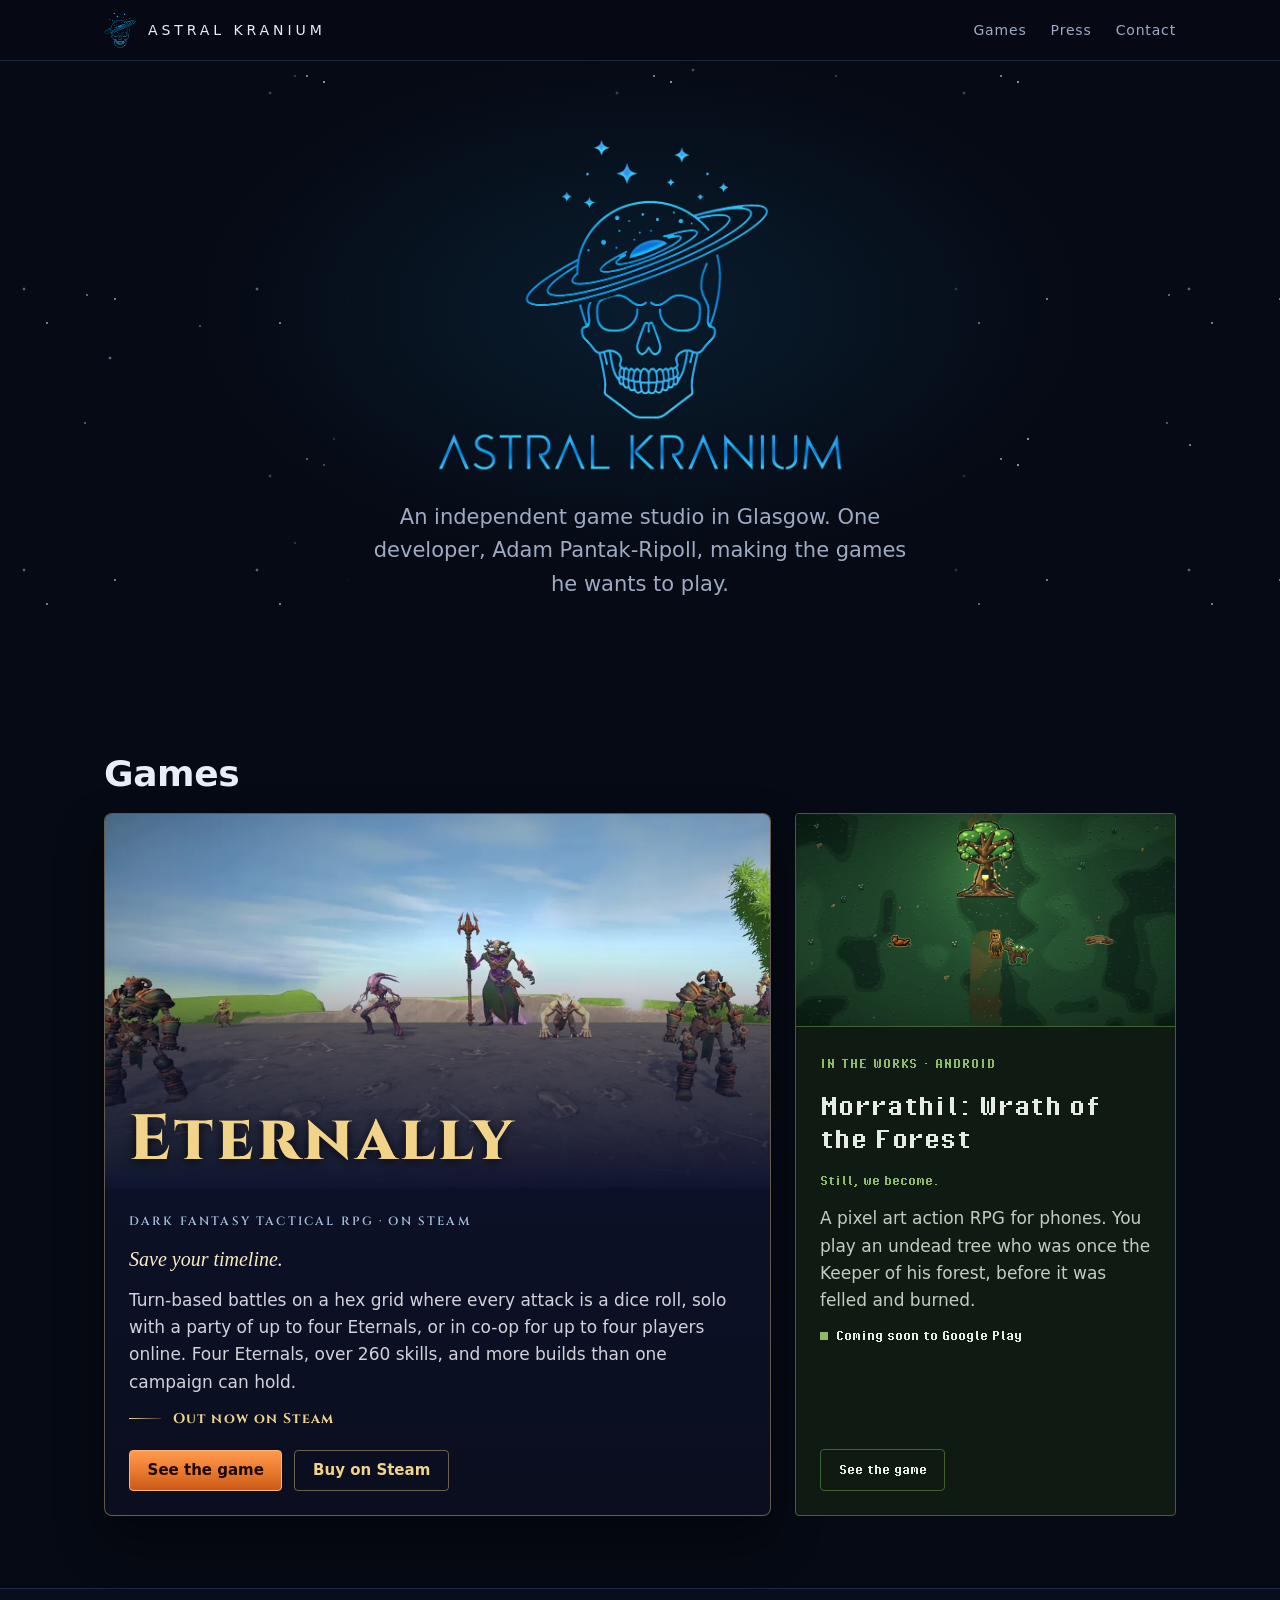
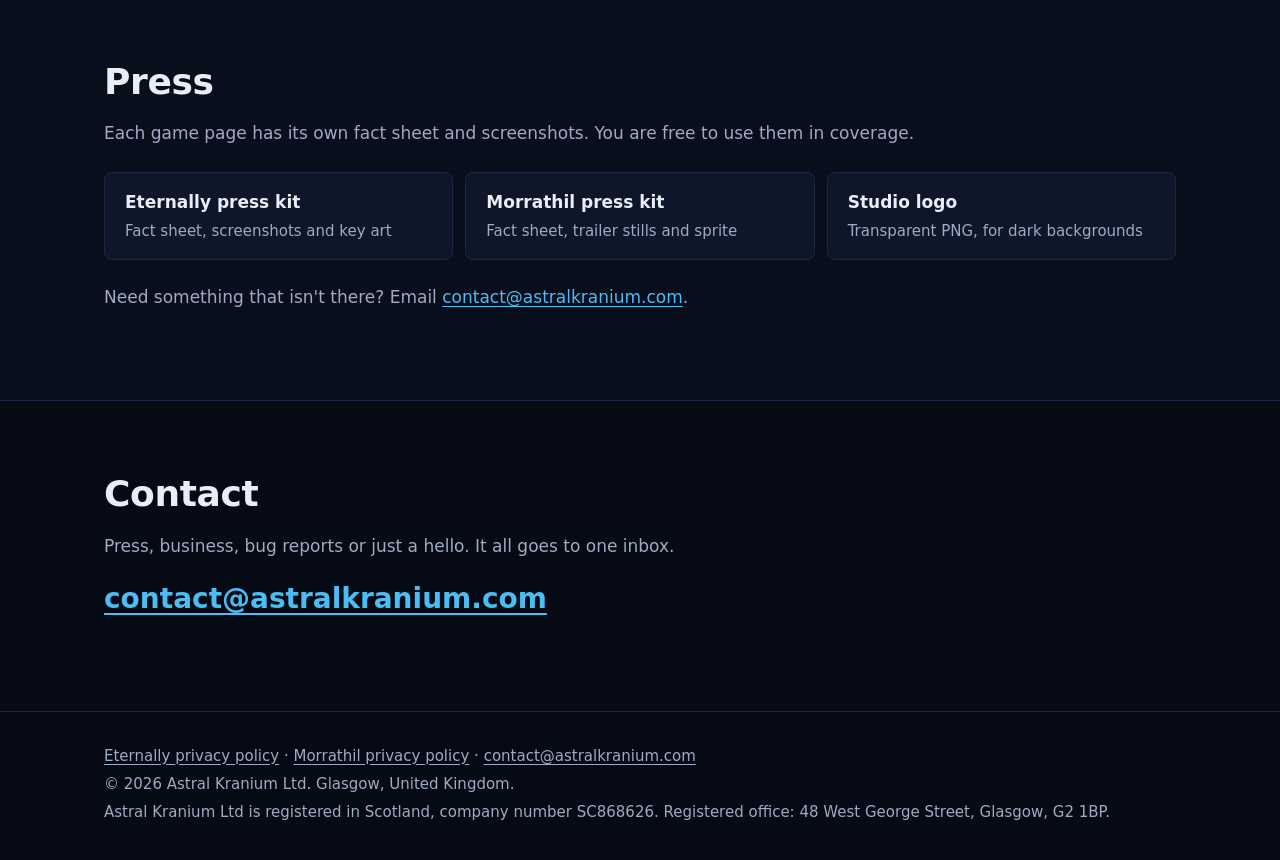
<file: index.html>
<!doctype html>
<html lang="en-GB">
<head>
  <meta charset="utf-8">
  <meta name="viewport" content="width=device-width, initial-scale=1">
  <title>Astral Kranium | Independent game studio in Glasgow</title>
  <meta name="description" content="Astral Kranium is an independent game studio in Glasgow. Eternally, a dark fantasy tactical RPG, is out now on Steam. Morrathil: Wrath of the Forest is coming to Android.">
  <link rel="canonical" href="https://astralkranium.com/">
  <link rel="icon" type="image/png" sizes="32x32" href="/assets/brand/favicon-32.png">
  <link rel="apple-touch-icon" href="/assets/brand/apple-touch-icon.png">
  <link rel="stylesheet" href="/assets/css/base.css">
  <link rel="stylesheet" href="/assets/css/studio.css">
  <meta name="theme-color" content="#060a14">
  <meta property="og:type" content="website">
  <meta property="og:site_name" content="Astral Kranium">
  <meta property="og:title" content="Astral Kranium">
  <meta property="og:description" content="An independent game studio in Glasgow. Eternally is out now on Steam, and Morrathil: Wrath of the Forest is coming to Android.">
  <meta property="og:url" content="https://astralkranium.com/">
  <meta property="og:image" content="https://astralkranium.com/assets/brand/og-studio.jpg">
  <meta property="og:image:width" content="1200">
  <meta property="og:image:height" content="630">
  <meta property="og:image:alt" content="The Astral Kranium logo: a cyan line drawing of a skull wearing a ringed planet, under a few stars, on dark navy.">
  <meta property="og:locale" content="en_GB">
  <meta name="twitter:card" content="summary_large_image">
  <meta name="twitter:title" content="Astral Kranium">
  <meta name="twitter:description" content="An independent game studio in Glasgow. Eternally is out now on Steam, and Morrathil: Wrath of the Forest is coming to Android.">
  <meta name="twitter:image" content="https://astralkranium.com/assets/brand/og-studio.jpg">
  <meta name="twitter:image:alt" content="The Astral Kranium logo: a cyan line drawing of a skull wearing a ringed planet, under a few stars, on dark navy.">
</head>
<body>
  <a class="skip-link" href="#main">Skip to content</a>

  <header class="site-header">
    <div class="wrap">
      <a class="brand" href="/">
        <img src="/assets/brand/astral-kranium-mark.webp" width="225" height="256" alt="">
        <span>Astral Kranium</span>
      </a>
      <nav class="site-nav" aria-label="Main">
        <ul>
          <li><a href="/#games">Games</a></li>
          <li><a href="/#press">Press</a></li>
          <li><a href="/#contact">Contact</a></li>
        </ul>
      </nav>
    </div>
  </header>

  <main id="main">
    <section class="studio-hero" aria-label="About the studio">
      <div class="wrap">
        <h1><img src="/assets/brand/astral-kranium-logo.webp" width="880" height="727" alt="Astral Kranium" fetchpriority="high" decoding="async"></h1>
        <p class="intro">An independent game studio in Glasgow. One developer, Adam Pantak-Ripoll, making the games he wants to play.</p>
      </div>
    </section>

    <section class="section" id="games" aria-labelledby="games-title">
      <div class="wrap">
        <h2 id="games-title">Games</h2>
        <div class="tiles">
          <article class="tile tile-eternally" aria-labelledby="eternally-title">
            <div class="tile-art">
              <img src="/assets/eternally/vexaroth-army-960.webp" srcset="/assets/eternally/vexaroth-army-960.webp 960w, /assets/eternally/vexaroth-army.webp 1920w" sizes="(min-width: 70rem) 42rem, (min-width: 64rem) 62vw, 100vw" width="1920" height="1080" alt="Vexaroth, a huge demon with a trident, stands on a hilltop with his army of armoured brutes and twisted creatures." loading="lazy" decoding="async">
              <h3 class="tile-title" id="eternally-title">Eternally</h3>
            </div>
            <div class="tile-body">
              <p class="tile-kicker">Dark fantasy tactical RPG &middot; On Steam</p>
              <p class="tile-tagline">Save your timeline.</p>
              <p class="tile-text">Turn-based battles on a hex grid where every attack is a dice roll, solo with a party of up to four Eternals, or in co-op for up to four players online. Four Eternals, over 260 skills, and more builds than one campaign can hold.</p>
              <p class="tile-release">Out now on Steam</p>
              <p class="tile-actions">
                <a class="button" href="/eternally/">See the game</a>
                <a class="button button-quiet" href="https://store.steampowered.com/app/4281030/Eternally/">Buy on Steam</a>
              </p>
            </div>
          </article>

          <article class="tile tile-morrathil" aria-labelledby="morrathil-title">
            <div class="tile-art">
              <img src="/assets/morrathil/grove-960.webp" srcset="/assets/morrathil/grove-960.webp 960w, /assets/morrathil/grove.webp 1920w" sizes="(min-width: 70rem) 24rem, (min-width: 64rem) 36vw, 100vw" width="1920" height="1080" alt="Morrathil, a small tree creature in pixel art, stands on a dirt path below a large glowing tree in a dark green clearing, his deer familiar beside him." loading="lazy" decoding="async">
            </div>
            <div class="tile-body">
              <p class="tile-kicker">In the works &middot; Android</p>
              <h3 class="tile-title" id="morrathil-title">Morrathil: Wrath of the Forest</h3>
              <p class="tile-tagline">Still, we become.</p>
              <p class="tile-text">A pixel art action RPG for phones. You play an undead tree who was once the Keeper of his forest, before it was felled and burned.</p>
              <p class="tile-release">Coming soon to Google Play</p>
              <p class="tile-actions">
                <a class="button" href="/morrathil/">See the game</a>
              </p>
            </div>
          </article>
        </div>
      </div>
    </section>

    <section class="section section-raised" id="press" aria-labelledby="press-title">
      <div class="wrap">
        <h2 id="press-title">Press</h2>
        <p class="muted">Each game page has its own fact sheet and screenshots. You are free to use them in coverage.</p>
        <ul class="press-links">
          <li><a href="/eternally/#press">Eternally press kit<span>Fact sheet, screenshots and key art</span></a></li>
          <li><a href="/morrathil/#press">Morrathil press kit<span>Fact sheet, trailer stills and sprite</span></a></li>
          <li><a href="/assets/brand/astral-kranium-logo.png">Studio logo<span>Transparent PNG, for dark backgrounds</span></a></li>
        </ul>
        <p class="muted">Need something that isn't there? Email <a href="mailto:contact@astralkranium.com">contact@astralkranium.com</a>.</p>
      </div>
    </section>

    <section class="section" id="contact" aria-labelledby="contact-title">
      <div class="wrap">
        <h2 id="contact-title">Contact</h2>
        <p class="muted">Press, business, bug reports or just a hello. It all goes to one inbox.</p>
        <p><a class="email" href="mailto:contact@astralkranium.com">contact@astralkranium.com</a></p>
      </div>
    </section>
  </main>

  <footer class="site-footer">
    <div class="wrap">
      <p><a href="/eternally/privacy.html">Eternally privacy policy</a> &middot; <a href="/morrathil/privacy.html">Morrathil privacy policy</a> &middot; <a href="mailto:contact@astralkranium.com">contact@astralkranium.com</a></p>
      <p>&copy; 2026 Astral Kranium Ltd. Glasgow, United Kingdom.</p>
      <p>Astral Kranium Ltd is registered in Scotland, company number SC868626. Registered office: 48 West George Street, Glasgow, G2 1BP.</p>
    </div>
  </footer>
</body>
</html>
</file>
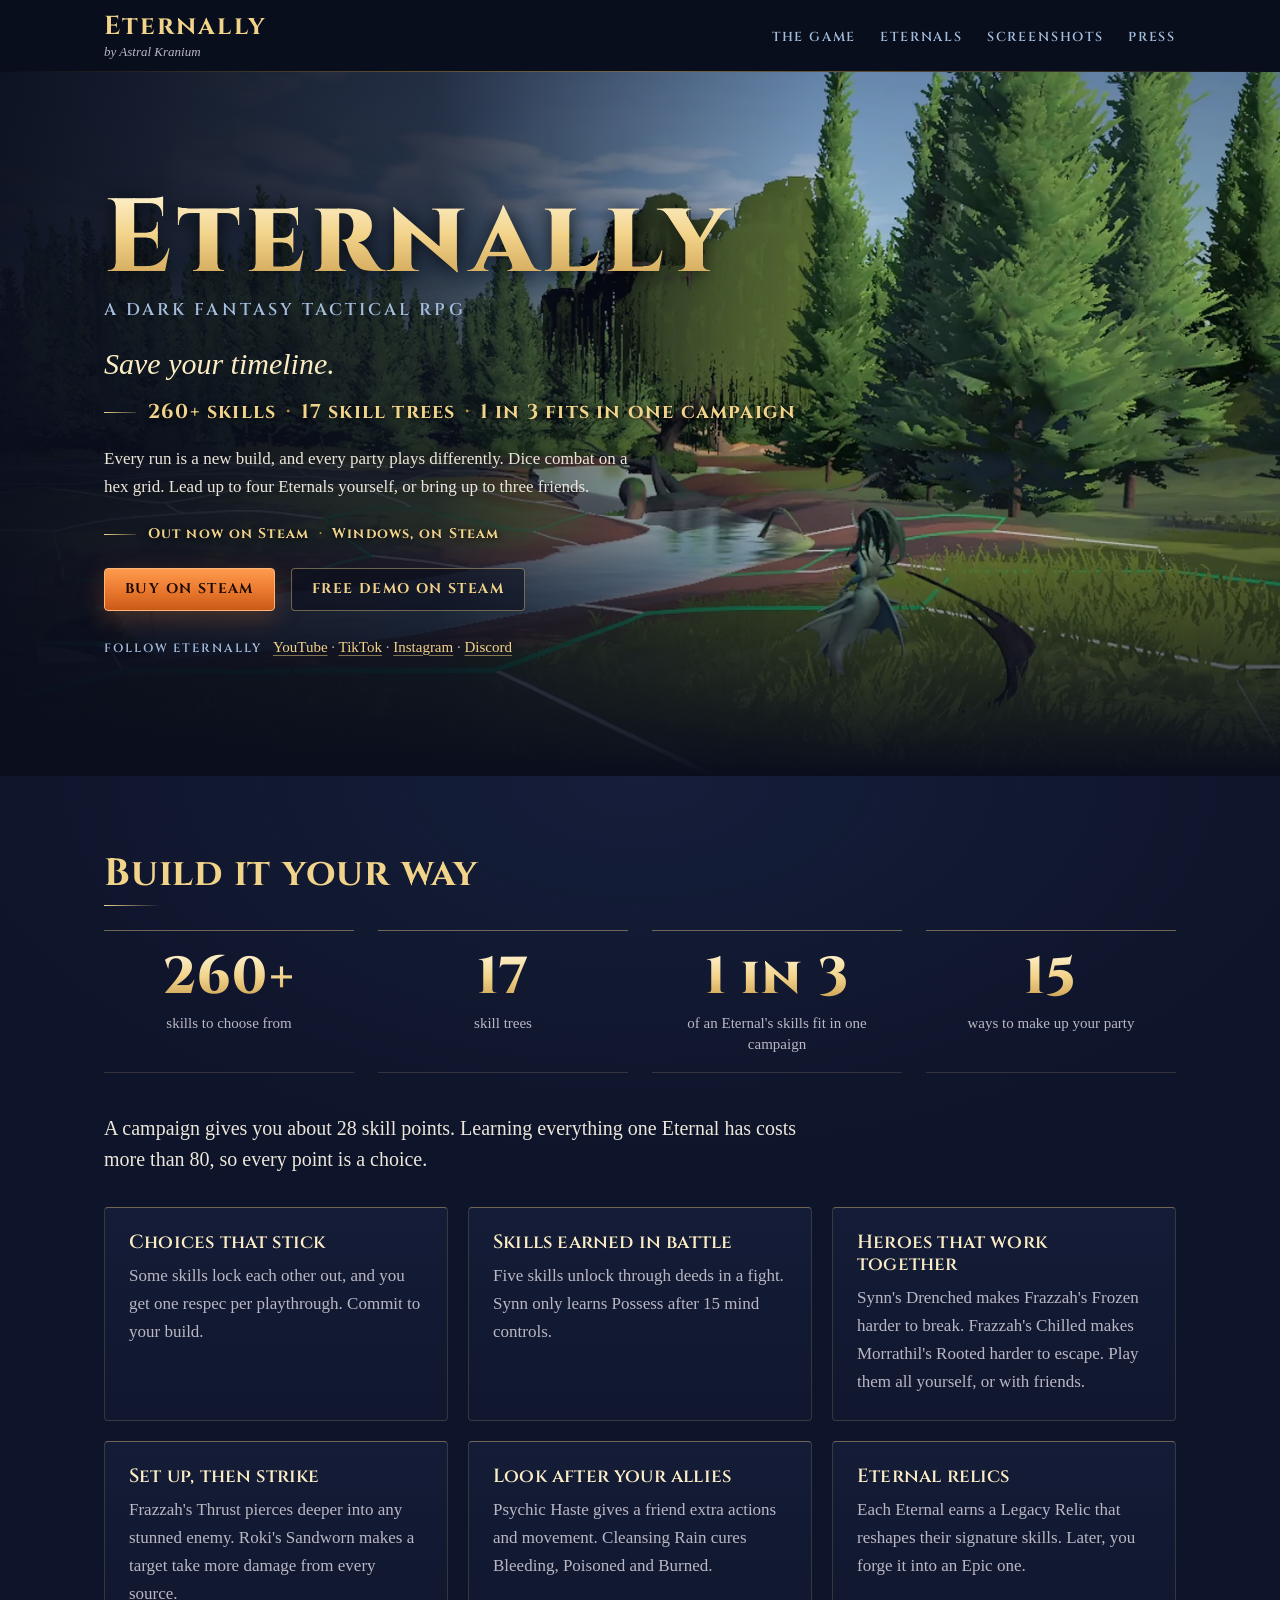
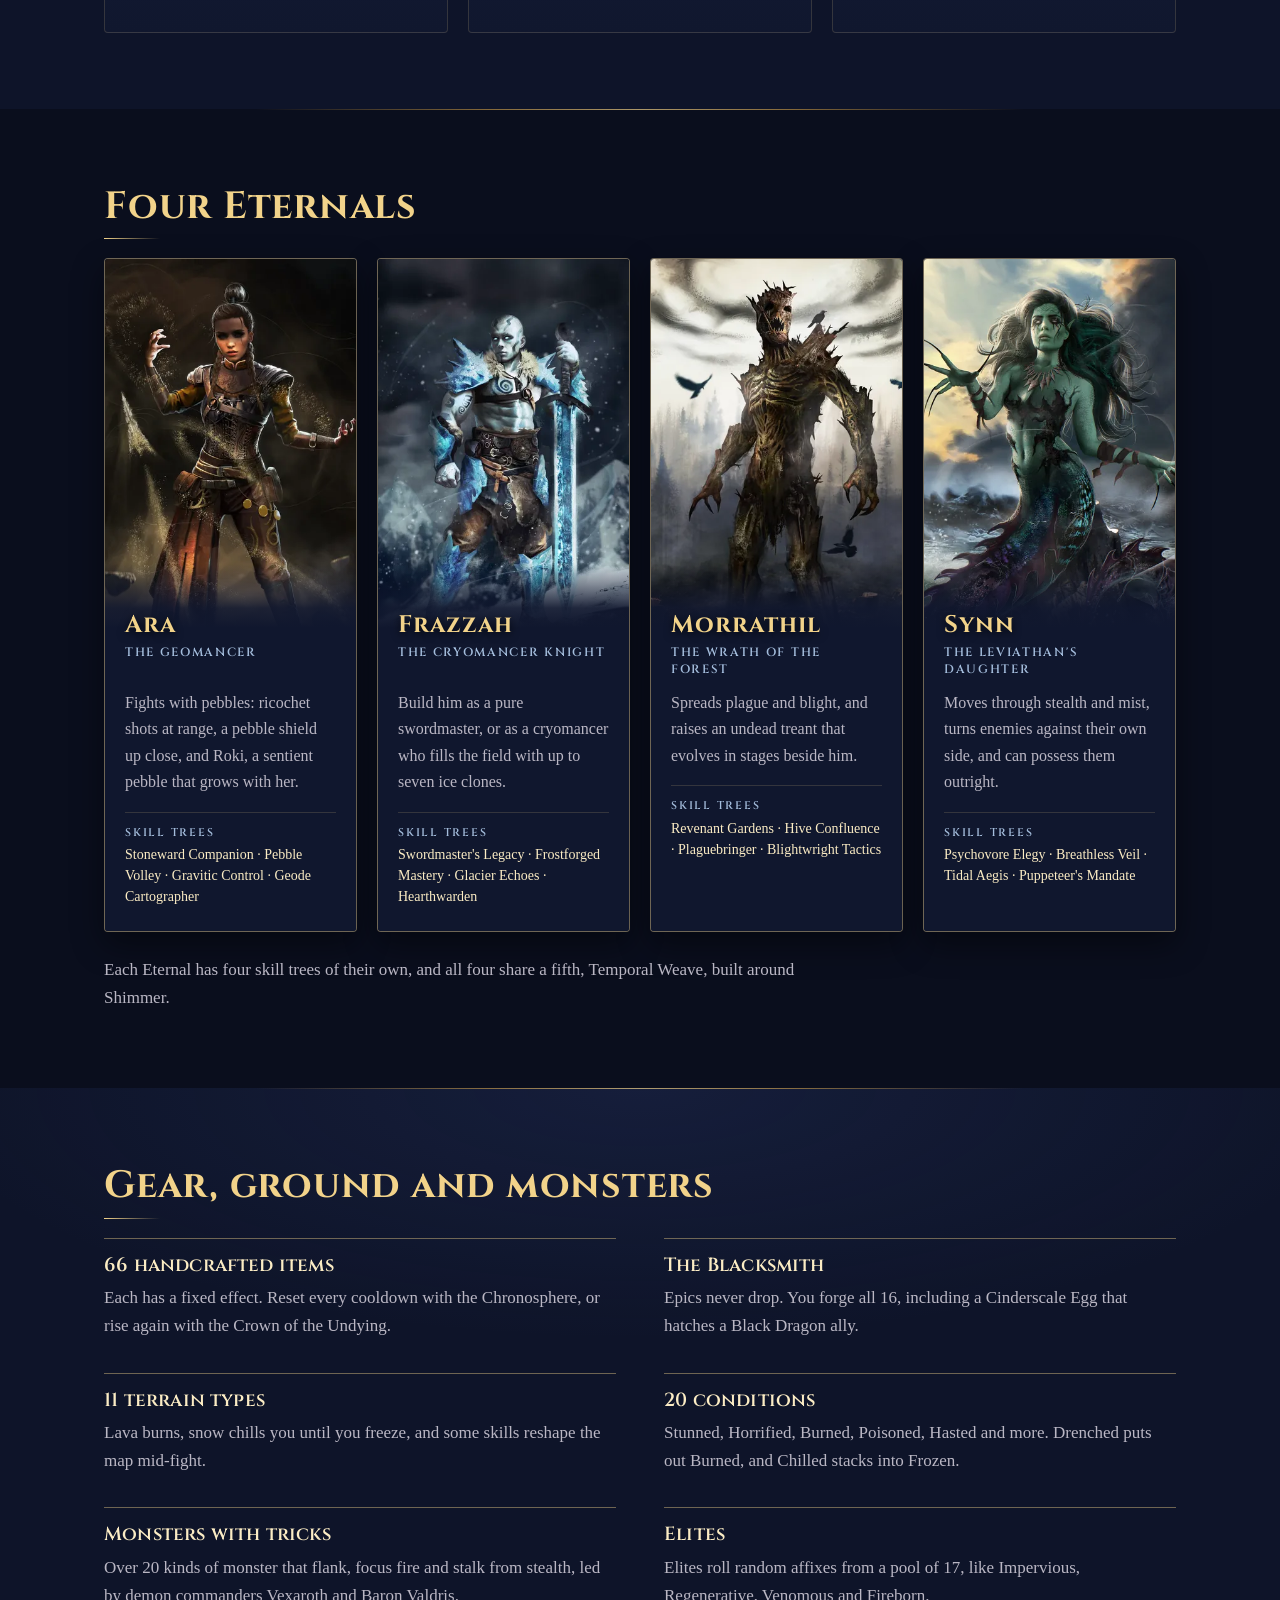
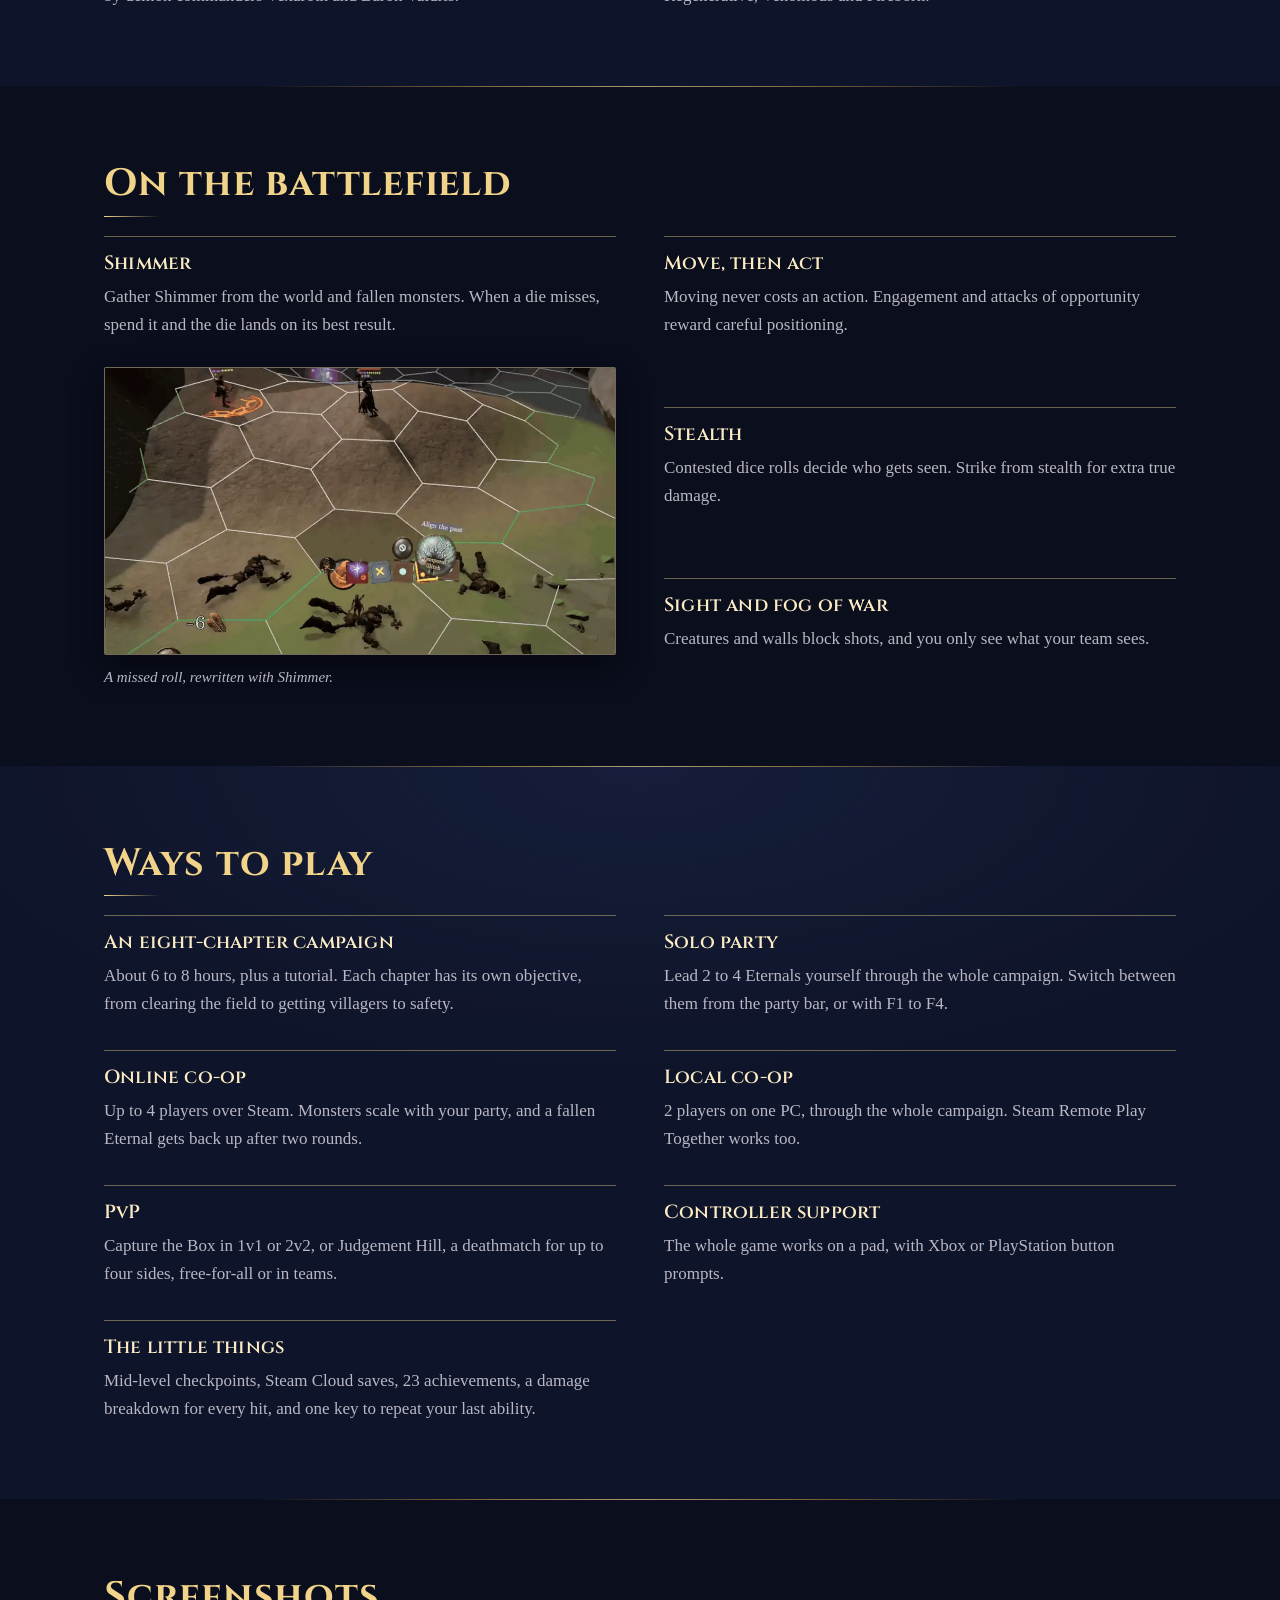
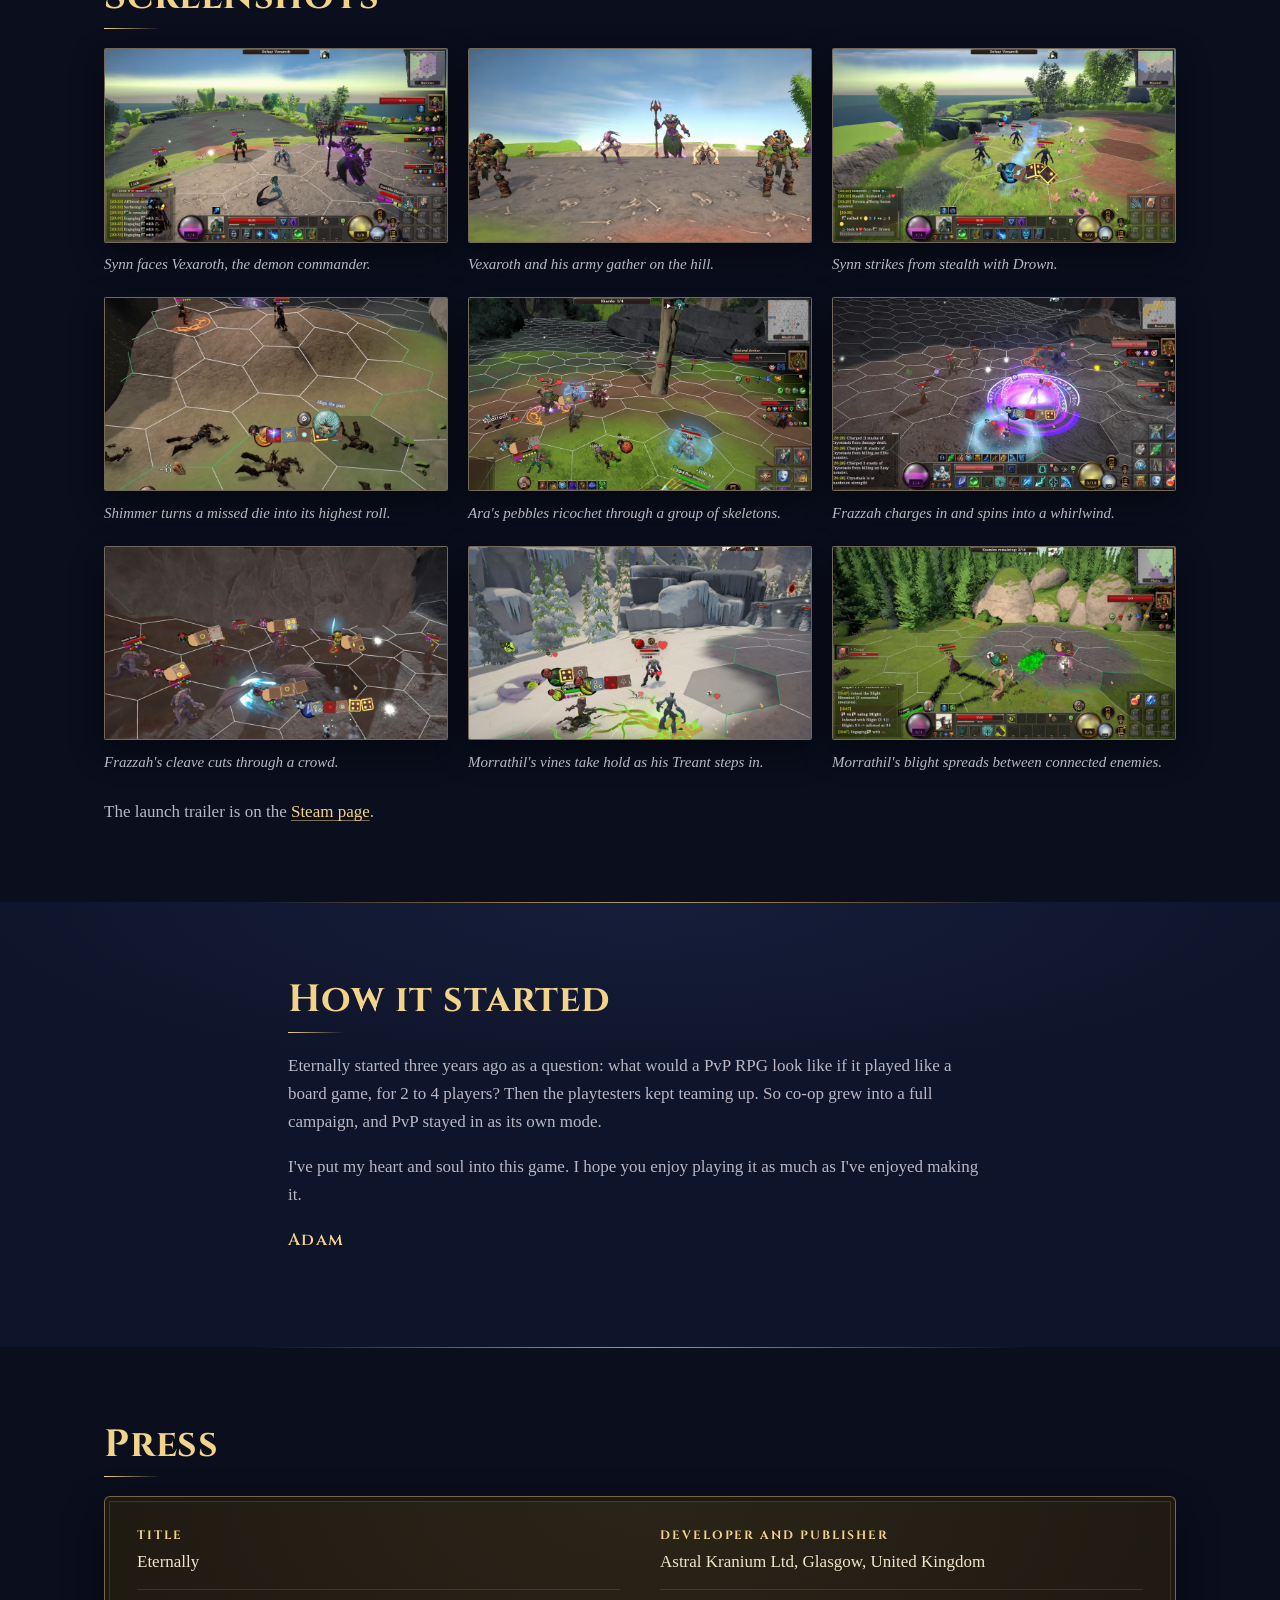
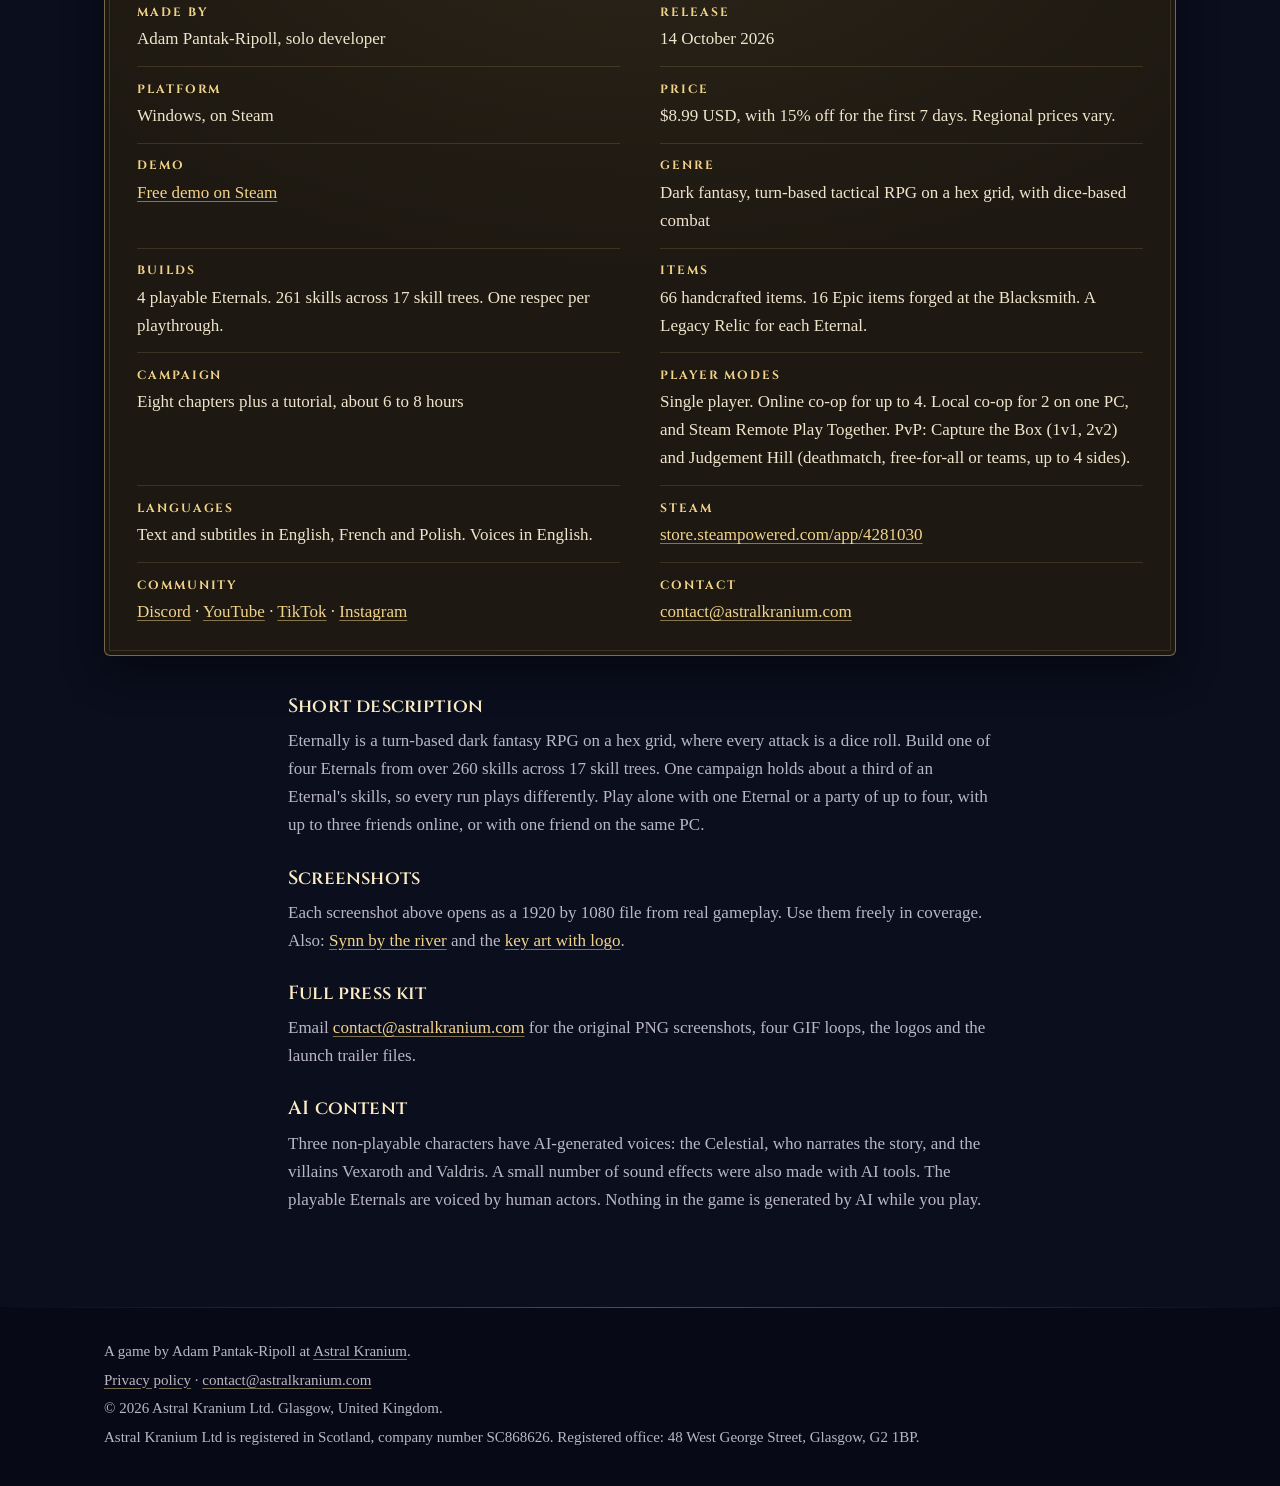
<file: eternally/index.html>
<!doctype html>
<html lang="en-GB">
<head>
  <meta charset="utf-8">
  <meta name="viewport" content="width=device-width, initial-scale=1">
  <title>Eternally</title>
  <meta name="description" content="Eternally is a dark fantasy tactical RPG with dice combat on a hex grid. Four Eternals, over 260 skills in 17 skill trees, and more builds than one campaign can hold. Lead the whole party yourself, or play online co-op for up to 4 players. Out now on Steam for Windows.">
  <link rel="canonical" href="https://astralkranium.com/eternally/">
  <link rel="icon" type="image/png" sizes="32x32" href="/assets/eternally/favicon-32.png">
  <link rel="apple-touch-icon" href="/assets/eternally/apple-touch-icon.png">
  <link rel="preload" href="/assets/fonts/Cinzel-Variable.woff2" as="font" type="font/woff2" crossorigin>
  <link rel="stylesheet" href="/assets/css/base.css">
  <link rel="stylesheet" href="/assets/css/eternally.css">
  <meta name="theme-color" content="#0a0e1d">
  <meta property="og:type" content="website">
  <meta property="og:site_name" content="Astral Kranium">
  <meta property="og:title" content="Eternally">
  <meta property="og:description" content="Four Eternals, over 260 skills and more builds than one campaign can hold. A dark fantasy tactical RPG with dice combat on a hex grid, solo with a party of up to four Eternals, or with up to four players online. Out now on Steam.">
  <meta property="og:url" content="https://astralkranium.com/eternally/">
  <meta property="og:image" content="https://astralkranium.com/assets/eternally/og-eternally.jpg">
  <meta property="og:image:width" content="1200">
  <meta property="og:image:height" content="630">
  <meta property="og:image:alt" content="The Eternally logo between Synn and Frazzah, two of the game's four Eternals.">
  <meta property="og:locale" content="en_GB">
  <meta name="twitter:card" content="summary_large_image">
  <meta name="twitter:title" content="Eternally">
  <meta name="twitter:description" content="Four Eternals, over 260 skills and more builds than one campaign can hold. A dark fantasy tactical RPG with dice combat on a hex grid, solo with a party of up to four Eternals, or with up to four players online. Out now on Steam.">
  <meta name="twitter:image" content="https://astralkranium.com/assets/eternally/og-eternally.jpg">
  <meta name="twitter:image:alt" content="The Eternally logo between Synn and Frazzah, two of the game's four Eternals.">
</head>
<body>
  <a class="skip-link" href="#main">Skip to content</a>

  <header class="site-header">
    <div class="wrap">
      <div class="brand">
        <a class="wordmark" href="/eternally/">Eternally</a>
        <a class="studio-link" href="/">by Astral Kranium</a>
      </div>
      <nav class="site-nav" aria-label="Eternally">
        <ul>
          <li><a href="/eternally/#builds">The game</a></li>
          <li><a href="/eternally/#eternals">Eternals</a></li>
          <li><a href="/eternally/#screenshots">Screenshots</a></li>
          <li><a href="/eternally/#press">Press</a></li>
        </ul>
      </nav>
    </div>
  </header>

  <main id="main">
    <section class="hero" aria-labelledby="game-title">
      <img class="hero-image" src="/assets/eternally/synn-river.webp" width="1920" height="1080" alt="" fetchpriority="high" decoding="async">
      <div class="wrap">
        <h1 id="game-title">Eternally</h1>
        <p class="subtitle">A dark fantasy tactical RPG</p>
        <p class="tagline">Save your timeline.</p>
        <ul class="status hero-stats" aria-label="Builds">
          <li class="badge">260+ skills</li>
          <li class="badge">17 skill trees</li>
          <li class="badge">1 in 3 fits in one campaign</li>
        </ul>
        <p class="pitch">Every run is a new build, and every party plays differently. Dice combat on a hex grid. Lead up to four Eternals yourself, or bring up to three friends.</p>
        <ul class="status" aria-label="Status">
          <li class="badge">Out now on Steam</li>
          <li class="badge">Windows, on Steam</li>
        </ul>
        <p class="actions">
          <a class="button" href="https://store.steampowered.com/app/4281030/Eternally/">Buy on Steam</a>
          <a class="button button-quiet" href="https://store.steampowered.com/app/4602420/">Free demo on Steam</a>
        </p>
        <p class="follow"><span class="follow-label">Follow Eternally</span> <a href="https://www.youtube.com/@EternallyGame">YouTube</a> &middot; <a href="https://www.tiktok.com/@eternallygame">TikTok</a> &middot; <a href="https://www.instagram.com/eternally.game/">Instagram</a> &middot; <a href="https://discord.gg/8VygeFwm2Q">Discord</a></p>
      </div>
    </section>

    <section class="section section-raised" id="builds" aria-labelledby="builds-title">
      <div class="wrap">
        <h2 id="builds-title">Build it your way</h2>
        <ul class="stats">
          <li class="stat"><span class="stat-number">260+</span> <span class="stat-label">skills to choose from</span></li>
          <li class="stat"><span class="stat-number">17</span> <span class="stat-label">skill trees</span></li>
          <li class="stat"><span class="stat-number">1 in 3</span> <span class="stat-label">of an Eternal's skills fit in one campaign</span></li>
          <li class="stat"><span class="stat-number">15</span> <span class="stat-label">ways to make up your party</span></li>
        </ul>
        <p class="lede section-lede">A campaign gives you about 28 skill points. Learning everything one Eternal has costs more than 80, so every point is a choice.</p>
        <ul class="features">
          <li class="feature">
            <h3>Choices that stick</h3>
            <p>Some skills lock each other out, and you get one respec per playthrough. Commit to your build.</p>
          </li>
          <li class="feature">
            <h3>Skills earned in battle</h3>
            <p>Five skills unlock through deeds in a fight. Synn only learns Possess after 15 mind controls.</p>
          </li>
          <li class="feature">
            <h3>Heroes that work together</h3>
            <p>Synn's Drenched makes Frazzah's Frozen harder to break. Frazzah's Chilled makes Morrathil's Rooted harder to escape. Play them all yourself, or with friends.</p>
          </li>
          <li class="feature">
            <h3>Set up, then strike</h3>
            <p>Frazzah's Thrust pierces deeper into any stunned enemy. Roki's Sandworn makes a target take more damage from every source.</p>
          </li>
          <li class="feature">
            <h3>Look after your allies</h3>
            <p>Psychic Haste gives a friend extra actions and movement. Cleansing Rain cures Bleeding, Poisoned and Burned.</p>
          </li>
          <li class="feature">
            <h3>Eternal relics</h3>
            <p>Each Eternal earns a Legacy Relic that reshapes their signature skills. Later, you forge it into an Epic one.</p>
          </li>
        </ul>
      </div>
    </section>

    <section class="section" id="eternals" aria-labelledby="eternals-title">
      <div class="wrap">
        <h2 id="eternals-title">Four Eternals</h2>
        <ul class="eternal-cards">
          <li class="eternal-card">
            <img src="/assets/eternally/eternals/ara.webp" srcset="/assets/eternally/eternals/ara-400.webp 400w, /assets/eternally/eternals/ara.webp 800w" sizes="(min-width: 64rem) 16rem, (min-width: 40rem) calc(50vw - 34px), calc(100vw - 32px)" width="800" height="1200" loading="lazy" decoding="async" alt="Painted portrait of Ara the Geomancer, a young woman in leather armour with sand and pebbles swirling around her raised hands.">
            <div class="eternal-text">
              <h3><span class="eternal-name">Ara</span> <span class="eternal-title">the Geomancer</span></h3>
              <p>Fights with pebbles: ricochet shots at range, a pebble shield up close, and Roki, a sentient pebble that grows with her.</p>
              <p class="eternal-trees"><span class="trees-label">Skill trees</span> Stoneward Companion &middot; Pebble Volley &middot; Gravitic Control &middot; Geode Cartographer</p>
            </div>
          </li>
          <li class="eternal-card">
            <img src="/assets/eternally/eternals/frazzah.webp" srcset="/assets/eternally/eternals/frazzah-400.webp 400w, /assets/eternally/eternals/frazzah.webp 800w" sizes="(min-width: 64rem) 16rem, (min-width: 40rem) calc(50vw - 34px), calc(100vw - 32px)" width="800" height="1200" loading="lazy" decoding="async" alt="Painted portrait of Frazzah the Cryomancer Knight, a pale warrior in jagged ice armour leaning on a frozen sword, with snowy mountains behind him.">
            <div class="eternal-text">
              <h3><span class="eternal-name">Frazzah</span> <span class="eternal-title">the Cryomancer Knight</span></h3>
              <p>Build him as a pure swordmaster, or as a cryomancer who fills the field with up to seven ice clones.</p>
              <p class="eternal-trees"><span class="trees-label">Skill trees</span> Swordmaster's Legacy &middot; Frostforged Mastery &middot; Glacier Echoes &middot; Hearthwarden</p>
            </div>
          </li>
          <li class="eternal-card">
            <img src="/assets/eternally/eternals/morrathil.webp" srcset="/assets/eternally/eternals/morrathil-400.webp 400w, /assets/eternally/eternals/morrathil.webp 800w" sizes="(min-width: 64rem) 16rem, (min-width: 40rem) calc(50vw - 34px), calc(100vw - 32px)" width="800" height="1200" loading="lazy" decoding="async" alt="Painted portrait of Morrathil, the Wrath of the Forest, a towering creature of twisted wood in a misty forest, with crows circling him.">
            <div class="eternal-text">
              <h3><span class="eternal-name">Morrathil</span> <span class="eternal-title">the Wrath of the Forest</span></h3>
              <p>Spreads plague and blight, and raises an undead treant that evolves in stages beside him.</p>
              <p class="eternal-trees"><span class="trees-label">Skill trees</span> Revenant Gardens &middot; Hive Confluence &middot; Plaguebringer &middot; Blightwright Tactics</p>
            </div>
          </li>
          <li class="eternal-card">
            <img src="/assets/eternally/eternals/synn.webp" srcset="/assets/eternally/eternals/synn-400.webp 400w, /assets/eternally/eternals/synn.webp 800w" sizes="(min-width: 64rem) 16rem, (min-width: 40rem) calc(50vw - 34px), calc(100vw - 32px)" width="800" height="1200" loading="lazy" decoding="async" alt="Painted portrait of Synn, the Leviathan's Daughter, a sea witch with green skin and a scaled tail, coiled on a rock in a stormy sea.">
            <div class="eternal-text">
              <h3><span class="eternal-name">Synn</span> <span class="eternal-title">the Leviathan's Daughter</span></h3>
              <p>Moves through stealth and mist, turns enemies against their own side, and can possess them outright.</p>
              <p class="eternal-trees"><span class="trees-label">Skill trees</span> Psychovore Elegy &middot; Breathless Veil &middot; Tidal Aegis &middot; Puppeteer's Mandate</p>
            </div>
          </li>
        </ul>
        <p class="meta after-features">Each Eternal has four skill trees of their own, and all four share a fifth, Temporal Weave, built around Shimmer.</p>
      </div>
    </section>

    <section class="section section-raised" id="systems" aria-labelledby="systems-title">
      <div class="wrap">
        <h2 id="systems-title">Gear, ground and monsters</h2>
        <ul class="features features-list">
          <li class="feature">
            <h3>66 handcrafted items</h3>
            <p>Each has a fixed effect. Reset every cooldown with the Chronosphere, or rise again with the Crown of the Undying.</p>
          </li>
          <li class="feature">
            <h3>The Blacksmith</h3>
            <p>Epics never drop. You forge all 16, including a Cinderscale Egg that hatches a Black Dragon ally.</p>
          </li>
          <li class="feature">
            <h3>11 terrain types</h3>
            <p>Lava burns, snow chills you until you freeze, and some skills reshape the map mid-fight.</p>
          </li>
          <li class="feature">
            <h3>20 conditions</h3>
            <p>Stunned, Horrified, Burned, Poisoned, Hasted and more. Drenched puts out Burned, and Chilled stacks into Frozen.</p>
          </li>
          <li class="feature">
            <h3>Monsters with tricks</h3>
            <p>Over 20 kinds of monster that flank, focus fire and stalk from stealth, led by demon commanders Vexaroth and Baron Valdris.</p>
          </li>
          <li class="feature">
            <h3>Elites</h3>
            <p>Elites roll random affixes from a pool of 17, like Impervious, Regenerative, Venomous and Fireborn.</p>
          </li>
        </ul>
      </div>
    </section>

    <section class="section" id="tactics" aria-labelledby="tactics-title">
      <div class="wrap">
        <h2 id="tactics-title">On the battlefield</h2>
        <ul class="features features-list">
          <li class="feature feature-tall">
            <h3>Shimmer</h3>
            <p>Gather Shimmer from the world and fallen monsters. When a die misses, spend it and the die lands on its best result.</p>
            <figure class="clip clip-small">
              <picture>
                <source media="(prefers-reduced-motion: reduce)" srcset="/assets/eternally/shimmer-960.webp">
                <img src="/assets/eternally/shimmer-loop.webp" width="960" height="540" loading="lazy" decoding="async" alt="A row of dice above a hex grid. One die lands on a miss, rewinds, and lands again on its highest face.">
              </picture>
              <figcaption>A missed roll, rewritten with Shimmer.</figcaption>
            </figure>
          </li>
          <li class="feature">
            <h3>Move, then act</h3>
            <p>Moving never costs an action. Engagement and attacks of opportunity reward careful positioning.</p>
          </li>
          <li class="feature">
            <h3>Stealth</h3>
            <p>Contested dice rolls decide who gets seen. Strike from stealth for extra true damage.</p>
          </li>
          <li class="feature">
            <h3>Sight and fog of war</h3>
            <p>Creatures and walls block shots, and you only see what your team sees.</p>
          </li>
        </ul>
      </div>
    </section>

    <section class="section section-raised" id="modes" aria-labelledby="modes-title">
      <div class="wrap">
        <h2 id="modes-title">Ways to play</h2>
        <ul class="features features-list">
          <li class="feature">
            <h3>An eight-chapter campaign</h3>
            <p>About 6 to 8 hours, plus a tutorial. Each chapter has its own objective, from clearing the field to getting villagers to safety.</p>
          </li>
          <li class="feature">
            <h3>Solo party</h3>
            <p>Lead 2 to 4 Eternals yourself through the whole campaign. Switch between them from the party bar, or with F1 to F4.</p>
          </li>
          <li class="feature">
            <h3>Online co-op</h3>
            <p>Up to 4 players over Steam. Monsters scale with your party, and a fallen Eternal gets back up after two rounds.</p>
          </li>
          <li class="feature">
            <h3>Local co-op</h3>
            <p>2 players on one PC, through the whole campaign. Steam Remote Play Together works too.</p>
          </li>
          <li class="feature">
            <h3>PvP</h3>
            <p>Capture the Box in 1v1 or 2v2, or Judgement Hill, a deathmatch for up to four sides, free-for-all or in teams.</p>
          </li>
          <li class="feature">
            <h3>Controller support</h3>
            <p>The whole game works on a pad, with Xbox or PlayStation button prompts.</p>
          </li>
          <li class="feature">
            <h3>The little things</h3>
            <p>Mid-level checkpoints, Steam Cloud saves, 23 achievements, a damage breakdown for every hit, and one key to repeat your last ability.</p>
          </li>
        </ul>
      </div>
    </section>

    <section class="section" id="screenshots" aria-labelledby="screenshots-title">
      <div class="wrap">
        <h2 id="screenshots-title">Screenshots</h2>
        <ul class="gallery">
          <li>
            <figure>
              <a href="/assets/eternally/synn-vexaroth.webp"><img src="/assets/eternally/synn-vexaroth.webp" srcset="/assets/eternally/synn-vexaroth-960.webp 960w, /assets/eternally/synn-vexaroth.webp 1920w" sizes="(min-width: 64rem) 22rem, (min-width: 40rem) 50vw, 100vw" width="1920" height="1080" loading="lazy" decoding="async" alt="On a coastal battlefield of stone hexes, Synn, a sea creature with a long tail, faces Vexaroth, a huge demon holding a trident and glowing purple."></a>
              <figcaption>Synn faces Vexaroth, the demon commander.</figcaption>
            </figure>
          </li>
          <li>
            <figure>
              <a href="/assets/eternally/vexaroth-army.webp"><img src="/assets/eternally/vexaroth-army.webp" srcset="/assets/eternally/vexaroth-army-960.webp 960w, /assets/eternally/vexaroth-army.webp 1920w" sizes="(min-width: 64rem) 22rem, (min-width: 40rem) 50vw, 100vw" width="1920" height="1080" loading="lazy" decoding="async" alt="Vexaroth stands on a hilltop with his trident raised, flanked by armoured brutes and twisted creatures, on ground scattered with bones."></a>
              <figcaption>Vexaroth and his army gather on the hill.</figcaption>
            </figure>
          </li>
          <li>
            <figure>
              <a href="/assets/eternally/synn-drown.webp"><img src="/assets/eternally/synn-drown.webp" srcset="/assets/eternally/synn-drown-960.webp 960w, /assets/eternally/synn-drown.webp 1920w" sizes="(min-width: 64rem) 22rem, (min-width: 40rem) 50vw, 100vw" width="1920" height="1080" loading="lazy" decoding="async" alt="Two dice tumble beside a burst of blue water as Synn strikes a group of dark figures on a grassy clifftop above the sea."></a>
              <figcaption>Synn strikes from stealth with Drown.</figcaption>
            </figure>
          </li>
          <li>
            <figure>
              <a href="/assets/eternally/shimmer.webp"><img src="/assets/eternally/shimmer.webp" srcset="/assets/eternally/shimmer-960.webp 960w, /assets/eternally/shimmer.webp 1920w" sizes="(min-width: 64rem) 22rem, (min-width: 40rem) 50vw, 100vw" width="1920" height="1080" loading="lazy" decoding="async" alt="A row of dice glows above a dusty hex grid littered with fallen enemies, with the words Align the past beside it."></a>
              <figcaption>Shimmer turns a missed die into its highest roll.</figcaption>
            </figure>
          </li>
          <li>
            <figure>
              <a href="/assets/eternally/ara-ricochet.webp"><img src="/assets/eternally/ara-ricochet.webp" srcset="/assets/eternally/ara-ricochet-960.webp 960w, /assets/eternally/ara-ricochet.webp 1920w" sizes="(min-width: 64rem) 22rem, (min-width: 40rem) 50vw, 100vw" width="1920" height="1080" loading="lazy" decoding="async" alt="Ara, inside a glowing blue shield, sends pebbles bouncing between skeletons spread across a grassy hex grid."></a>
              <figcaption>Ara's pebbles ricochet through a group of skeletons.</figcaption>
            </figure>
          </li>
          <li>
            <figure>
              <a href="/assets/eternally/frazzah-whirlwind.webp"><img src="/assets/eternally/frazzah-whirlwind.webp" srcset="/assets/eternally/frazzah-whirlwind-960.webp 960w, /assets/eternally/frazzah-whirlwind.webp 1920w" sizes="(min-width: 64rem) 22rem, (min-width: 40rem) 50vw, 100vw" width="1920" height="1080" loading="lazy" decoding="async" alt="Frazzah spins inside a ring of bright purple light, surrounded by zombies on a dark rocky hex grid."></a>
              <figcaption>Frazzah charges in and spins into a whirlwind.</figcaption>
            </figure>
          </li>
          <li>
            <figure>
              <a href="/assets/eternally/frazzah-cleave.webp"><img src="/assets/eternally/frazzah-cleave.webp" srcset="/assets/eternally/frazzah-cleave-960.webp 960w, /assets/eternally/frazzah-cleave.webp 1920w" sizes="(min-width: 64rem) 22rem, (min-width: 40rem) 50vw, 100vw" width="1920" height="1080" loading="lazy" decoding="async" alt="A sweep of icy blue light cuts through a crowd of beasts, with dice rolls shown above each one."></a>
              <figcaption>Frazzah's cleave cuts through a crowd.</figcaption>
            </figure>
          </li>
          <li>
            <figure>
              <a href="/assets/eternally/morrathil-treant.webp"><img src="/assets/eternally/morrathil-treant.webp" srcset="/assets/eternally/morrathil-treant-960.webp 960w, /assets/eternally/morrathil-treant.webp 1920w" sizes="(min-width: 64rem) 22rem, (min-width: 40rem) 50vw, 100vw" width="1920" height="1080" loading="lazy" decoding="async" alt="Green vines spread across a snowy hex grid as Morrathil and a wooden Treant close in on a pale enemy, with dice above them."></a>
              <figcaption>Morrathil's vines take hold as his Treant steps in.</figcaption>
            </figure>
          </li>
          <li>
            <figure>
              <a href="/assets/eternally/morrathil-blight.webp"><img src="/assets/eternally/morrathil-blight.webp" srcset="/assets/eternally/morrathil-blight-960.webp 960w, /assets/eternally/morrathil-blight.webp 1920w" sizes="(min-width: 64rem) 22rem, (min-width: 40rem) 50vw, 100vw" width="1920" height="1080" loading="lazy" decoding="async" alt="In a forest meadow ringed by boulders, green blight jumps between enemies standing close together on the hex grid."></a>
              <figcaption>Morrathil's blight spreads between connected enemies.</figcaption>
            </figure>
          </li>
        </ul>
        <p class="meta after-features">The launch trailer is on the <a href="https://store.steampowered.com/app/4281030/Eternally/">Steam page</a>.</p>
      </div>
    </section>

    <section class="section section-raised" id="story" aria-labelledby="story-title">
      <div class="wrap narrow">
        <h2 id="story-title">How it started</h2>
        <div class="prose">
          <p>Eternally started three years ago as a question: what would a PvP RPG look like if it played like a board game, for 2 to 4 players? Then the playtesters kept teaming up. So co-op grew into a full campaign, and PvP stayed in as its own mode.</p>
          <p>I've put my heart and soul into this game. I hope you enjoy playing it as much as I've enjoyed making it.</p>
          <p class="signoff">Adam</p>
        </div>
      </div>
    </section>

    <section class="section" id="press" aria-labelledby="press-title">
      <div class="wrap">
        <h2 id="press-title">Press</h2>
        <dl class="fact-sheet">
          <div>
            <dt>Title</dt>
            <dd>Eternally</dd>
          </div>
          <div>
            <dt>Developer and publisher</dt>
            <dd>Astral Kranium Ltd, Glasgow, United Kingdom</dd>
          </div>
          <div>
            <dt>Made by</dt>
            <dd>Adam Pantak-Ripoll, solo developer</dd>
          </div>
          <div>
            <dt>Release</dt>
            <dd>14 October 2026</dd>
          </div>
          <div>
            <dt>Platform</dt>
            <dd>Windows, on Steam</dd>
          </div>
          <div>
            <dt>Price</dt>
            <dd>$8.99 USD, with 15% off for the first 7 days. Regional prices vary.</dd>
          </div>
          <div>
            <dt>Demo</dt>
            <dd><a href="https://store.steampowered.com/app/4602420/">Free demo on Steam</a></dd>
          </div>
          <div>
            <dt>Genre</dt>
            <dd>Dark fantasy, turn-based tactical RPG on a hex grid, with dice-based combat</dd>
          </div>
          <div>
            <dt>Builds</dt>
            <dd>4 playable Eternals. 261 skills across 17 skill trees. One respec per playthrough.</dd>
          </div>
          <div>
            <dt>Items</dt>
            <dd>66 handcrafted items. 16 Epic items forged at the Blacksmith. A Legacy Relic for each Eternal.</dd>
          </div>
          <div>
            <dt>Campaign</dt>
            <dd>Eight chapters plus a tutorial, about 6 to 8 hours</dd>
          </div>
          <div>
            <dt>Player modes</dt>
            <dd>Single player. Online co-op for up to 4. Local co-op for 2 on one PC, and Steam Remote Play Together. PvP: Capture the Box (1v1, 2v2) and Judgement Hill (deathmatch, free-for-all or teams, up to 4 sides).</dd>
          </div>
          <div>
            <dt>Languages</dt>
            <dd>Text and subtitles in English, French and Polish. Voices in English.</dd>
          </div>
          <div>
            <dt>Steam</dt>
            <dd><a href="https://store.steampowered.com/app/4281030/Eternally/">store.steampowered.com/app/4281030</a></dd>
          </div>
          <div>
            <dt>Community</dt>
            <dd><a href="https://discord.gg/8VygeFwm2Q">Discord</a> &middot; <a href="https://www.youtube.com/@EternallyGame">YouTube</a> &middot; <a href="https://www.tiktok.com/@eternallygame">TikTok</a> &middot; <a href="https://www.instagram.com/eternally.game/">Instagram</a></dd>
          </div>
          <div>
            <dt>Contact</dt>
            <dd><a href="mailto:contact@astralkranium.com">contact@astralkranium.com</a></dd>
          </div>
        </dl>

        <div class="press-notes">
          <h3>Short description</h3>
          <p>Eternally is a turn-based dark fantasy RPG on a hex grid, where every attack is a dice roll. Build one of four Eternals from over 260 skills across 17 skill trees. One campaign holds about a third of an Eternal's skills, so every run plays differently. Play alone with one Eternal or a party of up to four, with up to three friends online, or with one friend on the same PC.</p>

          <h3>Screenshots</h3>
          <p>Each screenshot above opens as a 1920 by 1080 file from real gameplay. Use them freely in coverage. Also: <a href="/assets/eternally/synn-river.webp">Synn by the river</a> and the <a href="/assets/eternally/eternally-capsule.jpg">key art with logo</a>.</p>

          <h3>Full press kit</h3>
          <p>Email <a href="mailto:contact@astralkranium.com">contact@astralkranium.com</a> for the original PNG screenshots, four GIF loops, the logos and the launch trailer files.</p>

          <h3>AI content</h3>
          <p>Three non-playable characters have AI-generated voices: the Celestial, who narrates the story, and the villains Vexaroth and Valdris. A small number of sound effects were also made with AI tools. The playable Eternals are voiced by human actors. Nothing in the game is generated by AI while you play.</p>
        </div>
      </div>
    </section>
  </main>

  <footer class="site-footer">
    <div class="wrap">
      <p>A game by Adam Pantak-Ripoll at <a href="/">Astral Kranium</a>.</p>
      <p><a href="/eternally/privacy.html">Privacy policy</a> &middot; <a href="mailto:contact@astralkranium.com">contact@astralkranium.com</a></p>
      <p>&copy; 2026 Astral Kranium Ltd. Glasgow, United Kingdom.</p>
      <p>Astral Kranium Ltd is registered in Scotland, company number SC868626. Registered office: 48 West George Street, Glasgow, G2 1BP.</p>
    </div>
  </footer>
</body>
</html>
</file>
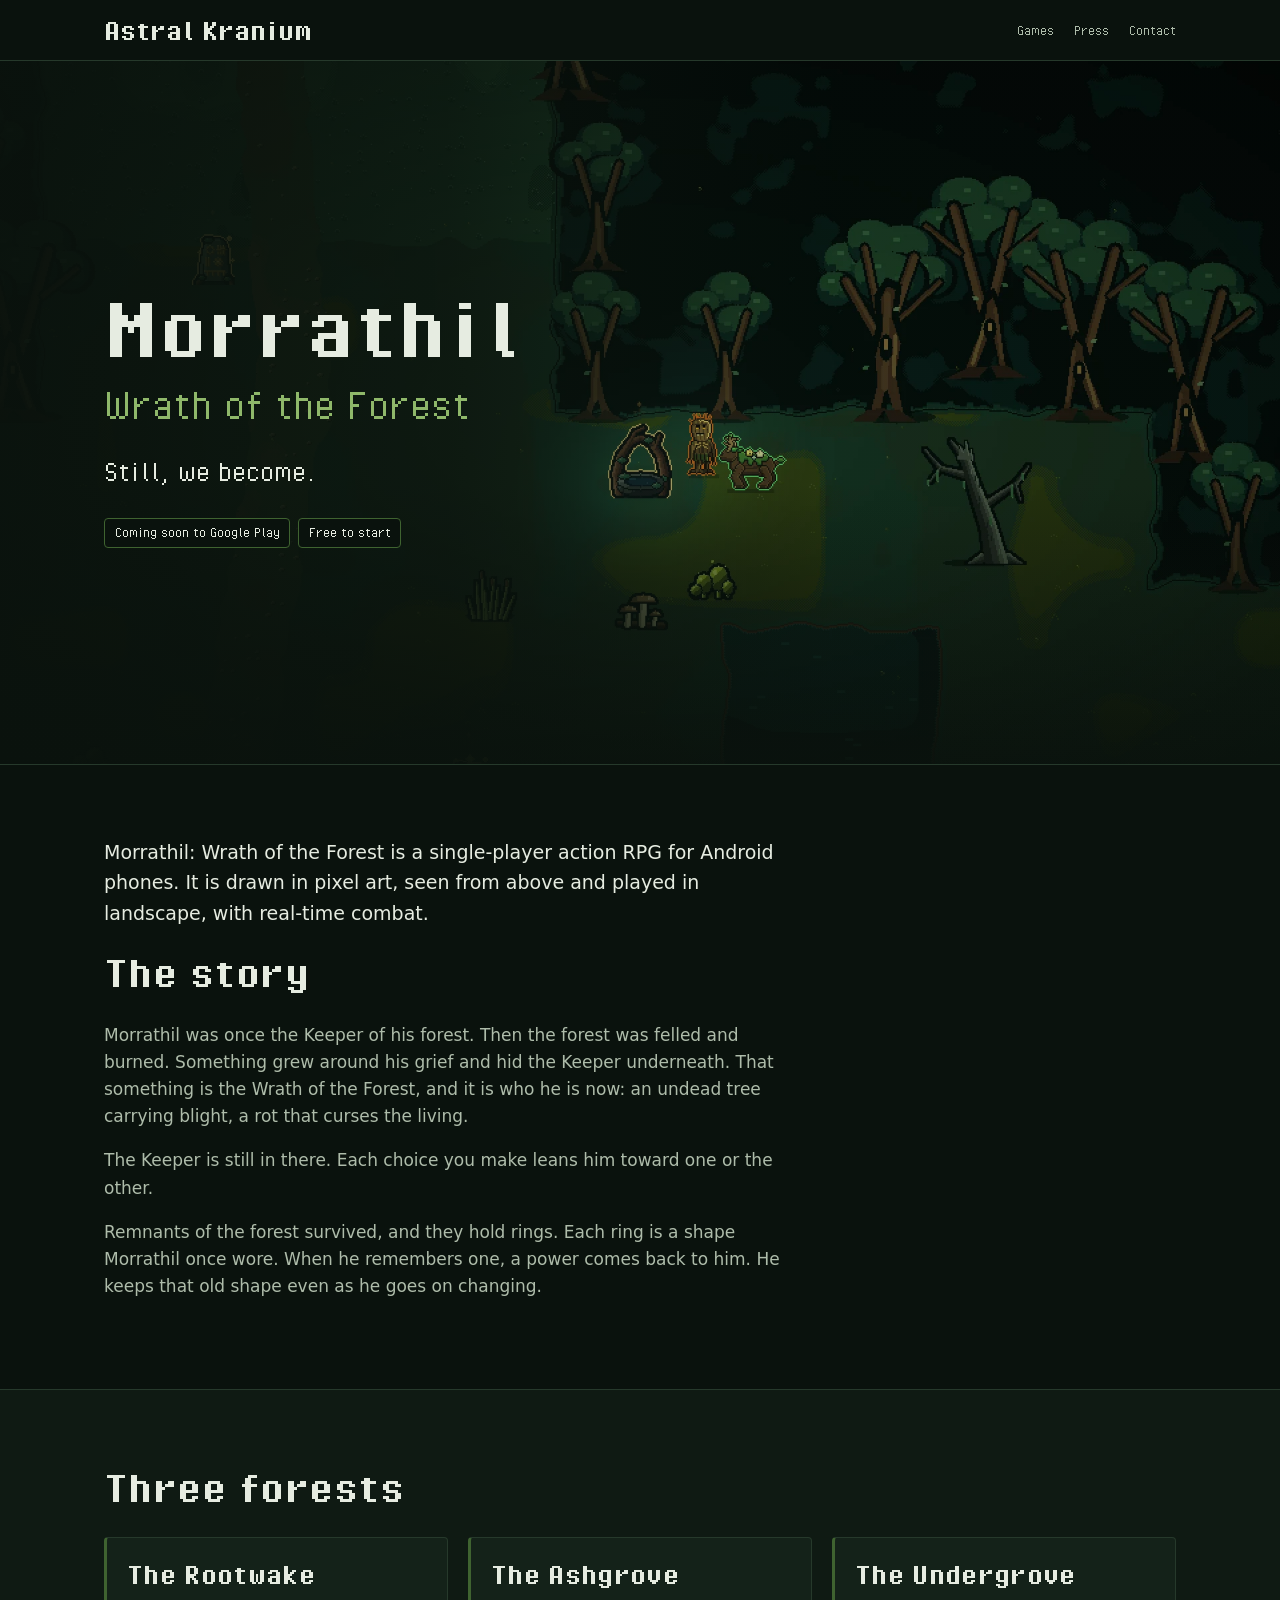
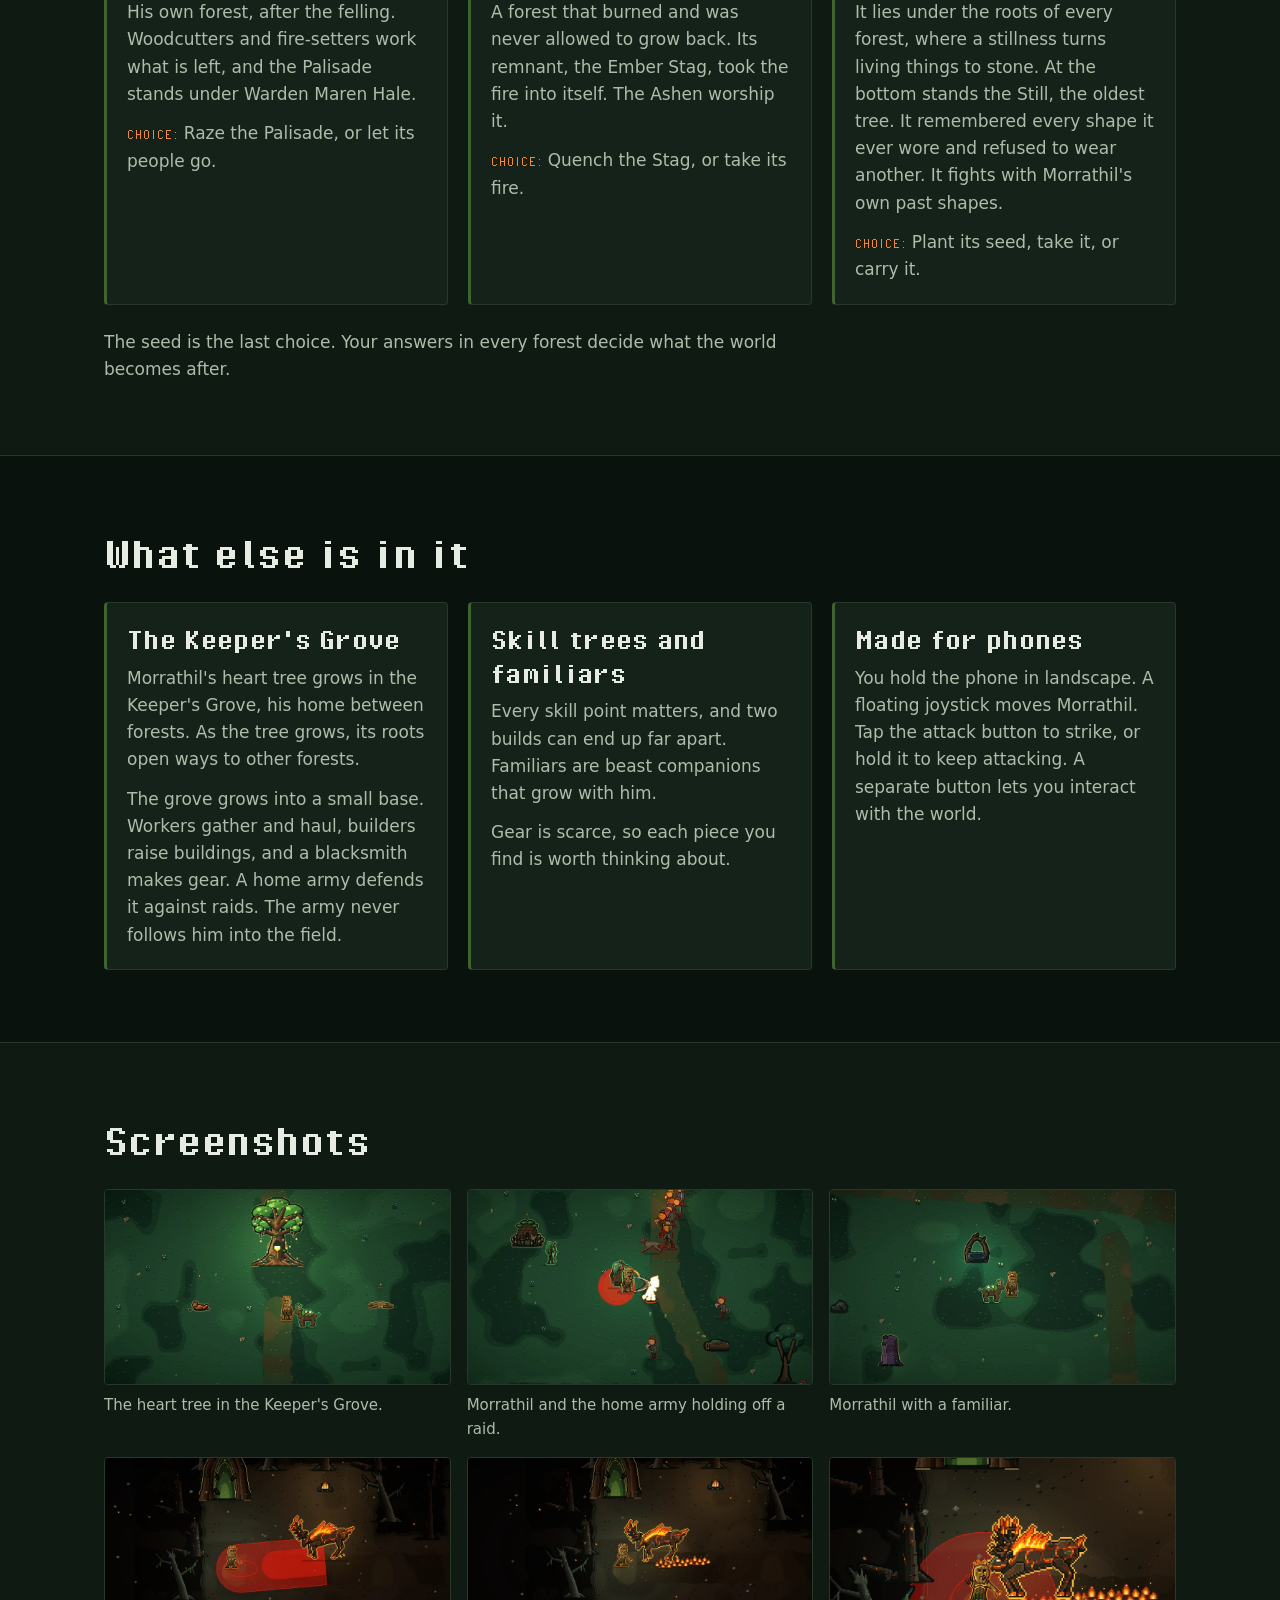
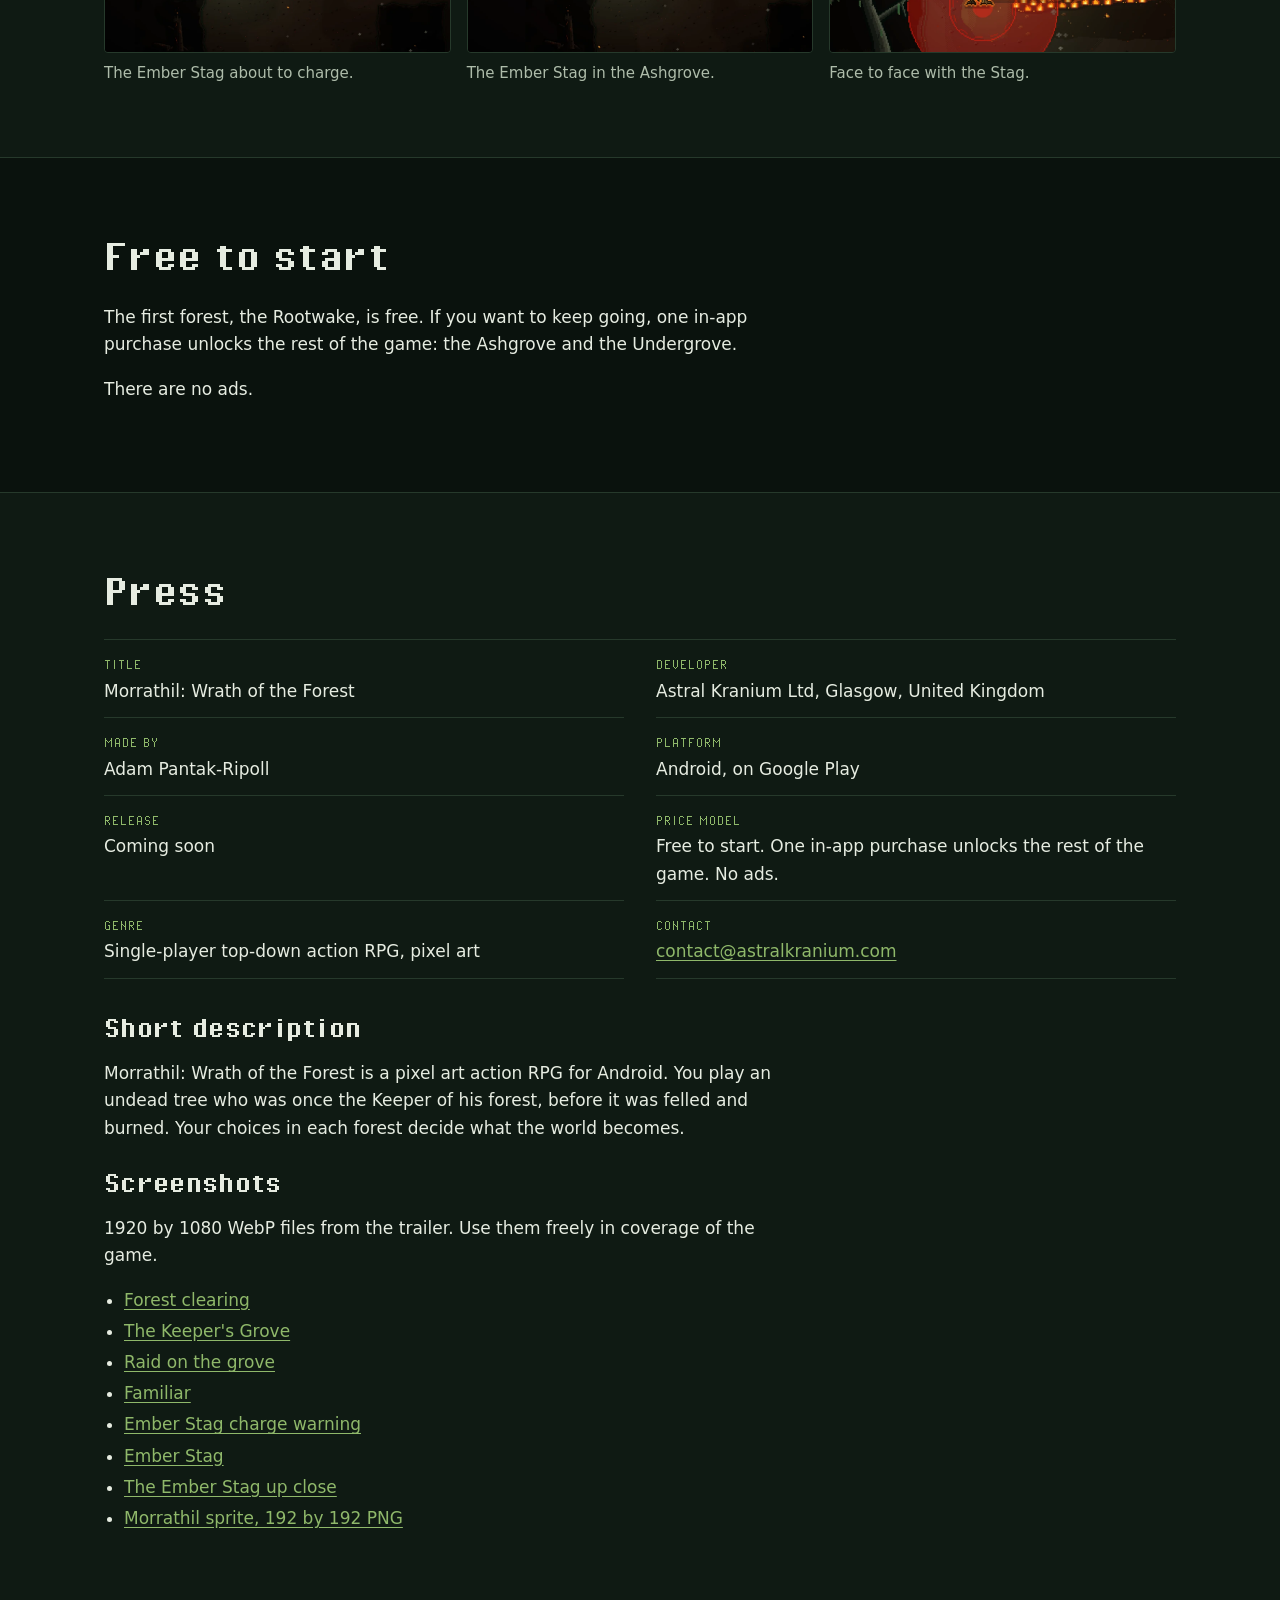
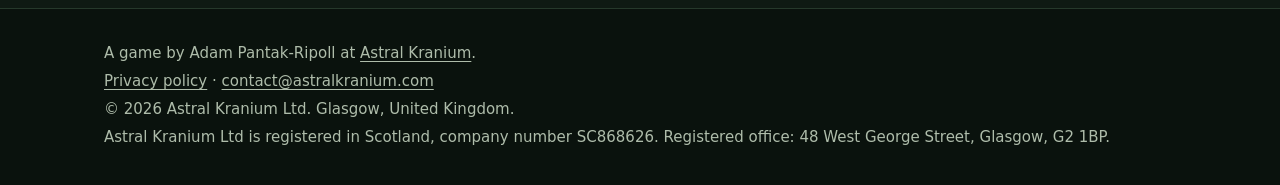
<file: morrathil/index.html>
<!doctype html>
<html lang="en-GB">
<head>
  <meta charset="utf-8">
  <meta name="viewport" content="width=device-width, initial-scale=1">
  <title>Morrathil: Wrath of the Forest</title>
  <meta name="description" content="Morrathil: Wrath of the Forest is a pixel art action RPG for Android. Play an undead tree who was once the Keeper of his forest. Coming soon to Google Play, free to start.">
  <link rel="canonical" href="https://astralkranium.com/morrathil/">
  <link rel="icon" type="image/png" sizes="32x32" href="/assets/morrathil/favicon-32.png">
  <link rel="preload" href="/assets/fonts/PixelOperator-Bold.ttf" as="font" type="font/ttf" crossorigin>
  <link rel="stylesheet" href="/assets/css/base.css">
  <link rel="stylesheet" href="/assets/css/morrathil.css">
  <meta name="theme-color" content="#0a120d">
  <meta property="og:type" content="website">
  <meta property="og:site_name" content="Astral Kranium">
  <meta property="og:title" content="Morrathil: Wrath of the Forest">
  <meta property="og:description" content="A pixel art action RPG for Android. Still, we become. Coming soon to Google Play, free to start.">
  <meta property="og:url" content="https://astralkranium.com/morrathil/">
  <meta property="og:image" content="https://astralkranium.com/assets/og-image.jpg">
  <meta property="og:image:width" content="1200">
  <meta property="og:image:height" content="630">
  <meta property="og:image:alt" content="Morrathil and his deer familiar beside an old well in a dark green pixel art forest clearing.">
  <meta property="og:locale" content="en_GB">
  <meta name="twitter:card" content="summary_large_image">
  <meta name="twitter:title" content="Morrathil: Wrath of the Forest">
  <meta name="twitter:description" content="A pixel art action RPG for Android. Still, we become. Coming soon to Google Play, free to start.">
  <meta name="twitter:image" content="https://astralkranium.com/assets/og-image.jpg">
  <meta name="twitter:image:alt" content="Morrathil and his deer familiar beside an old well in a dark green pixel art forest clearing.">
</head>
<body>
  <a class="skip-link" href="#main">Skip to content</a>

  <header class="site-header">
    <div class="wrap">
      <a class="wordmark" href="/">Astral Kranium</a>
      <nav class="site-nav" aria-label="Main">
        <ul>
          <li><a href="/#games">Games</a></li>
          <li><a href="/#press">Press</a></li>
          <li><a href="/#contact">Contact</a></li>
        </ul>
      </nav>
    </div>
  </header>

  <main id="main">
    <section class="hero" aria-labelledby="game-title">
      <img class="hero-image" src="/assets/morrathil/vista.webp" width="1920" height="1080" alt="" fetchpriority="high" decoding="async">
      <div class="wrap">
        <h1 id="game-title">Morrathil</h1>
        <p class="subtitle">Wrath of the Forest</p>
        <p class="tagline">Still, we become.</p>
        <ul class="status" aria-label="Status">
          <li class="badge">Coming soon to Google Play</li>
          <li class="badge">Free to start</li>
        </ul>
      </div>
    </section>

    <section class="section" id="story" aria-labelledby="story-title">
      <div class="wrap narrow">
        <p class="lede">Morrathil: Wrath of the Forest is a single-player action RPG for Android phones. It is drawn in pixel art, seen from above and played in landscape, with real-time combat.</p>
        <h2 id="story-title">The story</h2>
        <div class="prose">
          <p>Morrathil was once the Keeper of his forest. Then the forest was felled and burned. Something grew around his grief and hid the Keeper underneath. That something is the Wrath of the Forest, and it is who he is now: an undead tree carrying blight, a rot that curses the living.</p>
          <p>The Keeper is still in there. Each choice you make leans him toward one or the other.</p>
          <p>Remnants of the forest survived, and they hold rings. Each ring is a shape Morrathil once wore. When he remembers one, a power comes back to him. He keeps that old shape even as he goes on changing.</p>
        </div>
      </div>
    </section>

    <section class="section section-raised" id="features" aria-labelledby="features-title">
      <div class="wrap">
        <h2 id="features-title">Three forests</h2>
        <ul class="features">
          <li class="feature">
            <h3>The Rootwake</h3>
            <p>His own forest, after the felling. Woodcutters and fire-setters work what is left, and the Palisade stands under Warden Maren Hale.</p>
            <p class="choice">Raze the Palisade, or let its people go.</p>
          </li>
          <li class="feature">
            <h3>The Ashgrove</h3>
            <p>A forest that burned and was never allowed to grow back. Its remnant, the Ember Stag, took the fire into itself. The Ashen worship it.</p>
            <p class="choice">Quench the Stag, or take its fire.</p>
          </li>
          <li class="feature">
            <h3>The Undergrove</h3>
            <p>It lies under the roots of every forest, where a stillness turns living things to stone. At the bottom stands the Still, the oldest tree. It remembered every shape it ever wore and refused to wear another. It fights with Morrathil's own past shapes.</p>
            <p class="choice">Plant its seed, take it, or carry it.</p>
          </li>
        </ul>
        <p class="meta after-features">The seed is the last choice. Your answers in every forest decide what the world becomes after.</p>
      </div>
    </section>

    <section class="section" id="grove" aria-labelledby="grove-title">
      <div class="wrap">
        <h2 id="grove-title">What else is in it</h2>
        <ul class="features">
          <li class="feature">
            <h3>The Keeper's Grove</h3>
            <p>Morrathil's heart tree grows in the Keeper's Grove, his home between forests. As the tree grows, its roots open ways to other forests.</p>
            <p>The grove grows into a small base. Workers gather and haul, builders raise buildings, and a blacksmith makes gear. A home army defends it against raids. The army never follows him into the field.</p>
          </li>
          <li class="feature">
            <h3>Skill trees and familiars</h3>
            <p>Every skill point matters, and two builds can end up far apart. Familiars are beast companions that grow with him.</p>
            <p>Gear is scarce, so each piece you find is worth thinking about.</p>
          </li>
          <li class="feature">
            <h3>Made for phones</h3>
            <p>You hold the phone in landscape. A floating joystick moves Morrathil. Tap the attack button to strike, or hold it to keep attacking. A separate button lets you interact with the world.</p>
          </li>
        </ul>
      </div>
    </section>

    <section class="section section-raised" id="screenshots" aria-labelledby="screenshots-title">
      <div class="wrap">
        <h2 id="screenshots-title">Screenshots</h2>
        <ul class="gallery">
          <li>
            <figure>
              <img src="/assets/morrathil/grove.webp" srcset="/assets/morrathil/grove-960.webp 960w, /assets/morrathil/grove.webp 1920w" sizes="(min-width: 64rem) 22rem, (min-width: 40rem) 50vw, 100vw" width="1920" height="1080" loading="lazy" decoding="async" alt="Morrathil stands on a dirt path below a large glowing tree, his mossy deer familiar beside him, in a dark green clearing.">
              <figcaption>The heart tree in the Keeper's Grove.</figcaption>
            </figure>
          </li>
          <li>
            <figure>
              <img src="/assets/morrathil/siege.webp" srcset="/assets/morrathil/siege-960.webp 960w, /assets/morrathil/siege.webp 1920w" sizes="(min-width: 64rem) 22rem, (min-width: 40rem) 50vw, 100vw" width="1920" height="1080" loading="lazy" decoding="async" alt="Morrathil swings at a red-outlined raider beside a mossy brute while an archer ally, outlined in green, covers them. More raiders march down the path.">
              <figcaption>Morrathil and the home army holding off a raid.</figcaption>
            </figure>
          </li>
          <li>
            <figure>
              <img src="/assets/morrathil/familiar.webp" srcset="/assets/morrathil/familiar-960.webp 960w, /assets/morrathil/familiar.webp 1920w" sizes="(min-width: 64rem) 22rem, (min-width: 40rem) 50vw, 100vw" width="1920" height="1080" loading="lazy" decoding="async" alt="Morrathil stands beside his familiar, a deer with moss and flowers on its back, outlined in green to show it is on his side, near an old well.">
              <figcaption>Morrathil with a familiar.</figcaption>
            </figure>
          </li>
          <li>
            <figure>
              <img src="/assets/morrathil/stag-telegraph.webp" srcset="/assets/morrathil/stag-telegraph-960.webp 960w, /assets/morrathil/stag-telegraph.webp 1920w" sizes="(min-width: 64rem) 22rem, (min-width: 40rem) 50vw, 100vw" width="1920" height="1080" loading="lazy" decoding="async" alt="On scorched dark ground, a burning stag faces Morrathil. A red zone stretches from the stag to Morrathil, warning of a charge.">
              <figcaption>The Ember Stag about to charge.</figcaption>
            </figure>
          </li>
          <li>
            <figure>
              <img src="/assets/morrathil/stag-charge.webp" srcset="/assets/morrathil/stag-charge-960.webp 960w, /assets/morrathil/stag-charge.webp 1920w" sizes="(min-width: 64rem) 22rem, (min-width: 40rem) 50vw, 100vw" width="1920" height="1080" loading="lazy" decoding="async" alt="The Ember Stag, its back on fire, rears beside Morrathil after its charge, leaving a trail of small flames on the ash-covered ground.">
              <figcaption>The Ember Stag in the Ashgrove.</figcaption>
            </figure>
          </li>
          <li>
            <figure>
              <img src="/assets/morrathil/answer.webp" srcset="/assets/morrathil/answer-960.webp 960w, /assets/morrathil/answer.webp 1920w" sizes="(min-width: 64rem) 22rem, (min-width: 40rem) 50vw, 100vw" width="1920" height="1080" loading="lazy" decoding="async" alt="Close up, the Ember Stag looms over Morrathil. A red danger ring spreads around him and flames burn in the stag's wake.">
              <figcaption>Face to face with the Stag.</figcaption>
            </figure>
          </li>
        </ul>
      </div>
    </section>

    <section class="section" id="free" aria-labelledby="free-title">
      <div class="wrap narrow">
        <h2 id="free-title">Free to start</h2>
        <p>The first forest, the Rootwake, is free. If you want to keep going, one in-app purchase unlocks the rest of the game: the Ashgrove and the Undergrove.</p>
        <p>There are no ads.</p>
      </div>
    </section>

    <section class="section section-raised" id="press" aria-labelledby="press-title">
      <div class="wrap">
        <h2 id="press-title">Press</h2>
        <dl class="fact-sheet">
          <div>
            <dt>Title</dt>
            <dd>Morrathil: Wrath of the Forest</dd>
          </div>
          <div>
            <dt>Developer</dt>
            <dd>Astral Kranium Ltd, Glasgow, United Kingdom</dd>
          </div>
          <div>
            <dt>Made by</dt>
            <dd>Adam Pantak-Ripoll</dd>
          </div>
          <div>
            <dt>Platform</dt>
            <dd>Android, on Google Play</dd>
          </div>
          <div>
            <dt>Release</dt>
            <dd>Coming soon</dd>
          </div>
          <div>
            <dt>Price model</dt>
            <dd>Free to start. One in-app purchase unlocks the rest of the game. No ads.</dd>
          </div>
          <div>
            <dt>Genre</dt>
            <dd>Single-player top-down action RPG, pixel art</dd>
          </div>
          <div>
            <dt>Contact</dt>
            <dd><a href="mailto:contact@astralkranium.com">contact@astralkranium.com</a></dd>
          </div>
        </dl>

        <div class="press-notes">
          <h3>Short description</h3>
          <p>Morrathil: Wrath of the Forest is a pixel art action RPG for Android. You play an undead tree who was once the Keeper of his forest, before it was felled and burned. Your choices in each forest decide what the world becomes.</p>

          <h3>Screenshots</h3>
          <p>1920 by 1080 WebP files from the trailer. Use them freely in coverage of the game.</p>
          <ul class="downloads">
            <li><a href="/assets/morrathil/vista.webp">Forest clearing</a></li>
            <li><a href="/assets/morrathil/grove.webp">The Keeper's Grove</a></li>
            <li><a href="/assets/morrathil/siege.webp">Raid on the grove</a></li>
            <li><a href="/assets/morrathil/familiar.webp">Familiar</a></li>
            <li><a href="/assets/morrathil/stag-telegraph.webp">Ember Stag charge warning</a></li>
            <li><a href="/assets/morrathil/stag-charge.webp">Ember Stag</a></li>
            <li><a href="/assets/morrathil/answer.webp">The Ember Stag up close</a></li>
            <li><a href="/assets/morrathil/morrathil-icon.png">Morrathil sprite, 192 by 192 PNG</a></li>
          </ul>
        </div>
      </div>
    </section>
  </main>

  <footer class="site-footer">
    <div class="wrap">
      <p>A game by Adam Pantak-Ripoll at <a href="/">Astral Kranium</a>.</p>
      <p><a href="/morrathil/privacy.html">Privacy policy</a> &middot; <a href="mailto:contact@astralkranium.com">contact@astralkranium.com</a></p>
      <p>&copy; 2026 Astral Kranium Ltd. Glasgow, United Kingdom.</p>
      <p>Astral Kranium Ltd is registered in Scotland, company number SC868626. Registered office: 48 West George Street, Glasgow, G2 1BP.</p>
    </div>
  </footer>
</body>
</html>
</file>
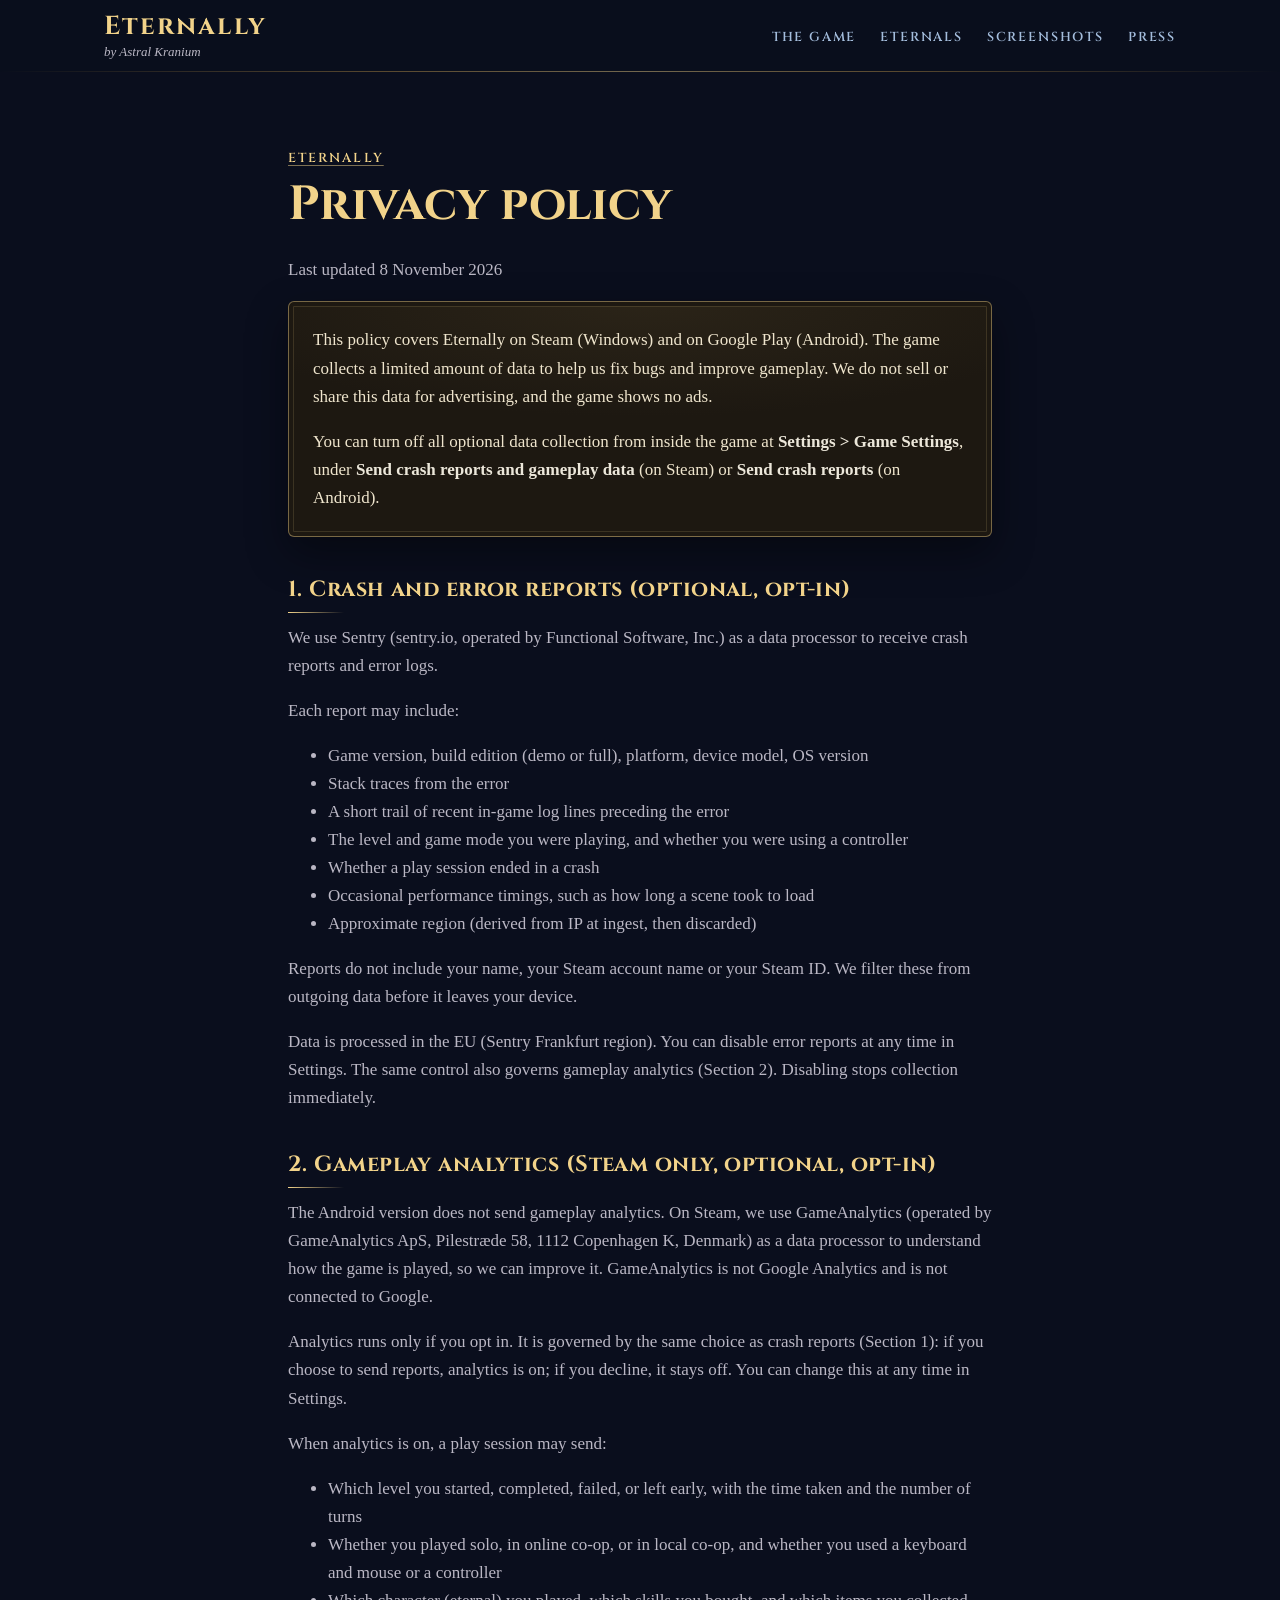
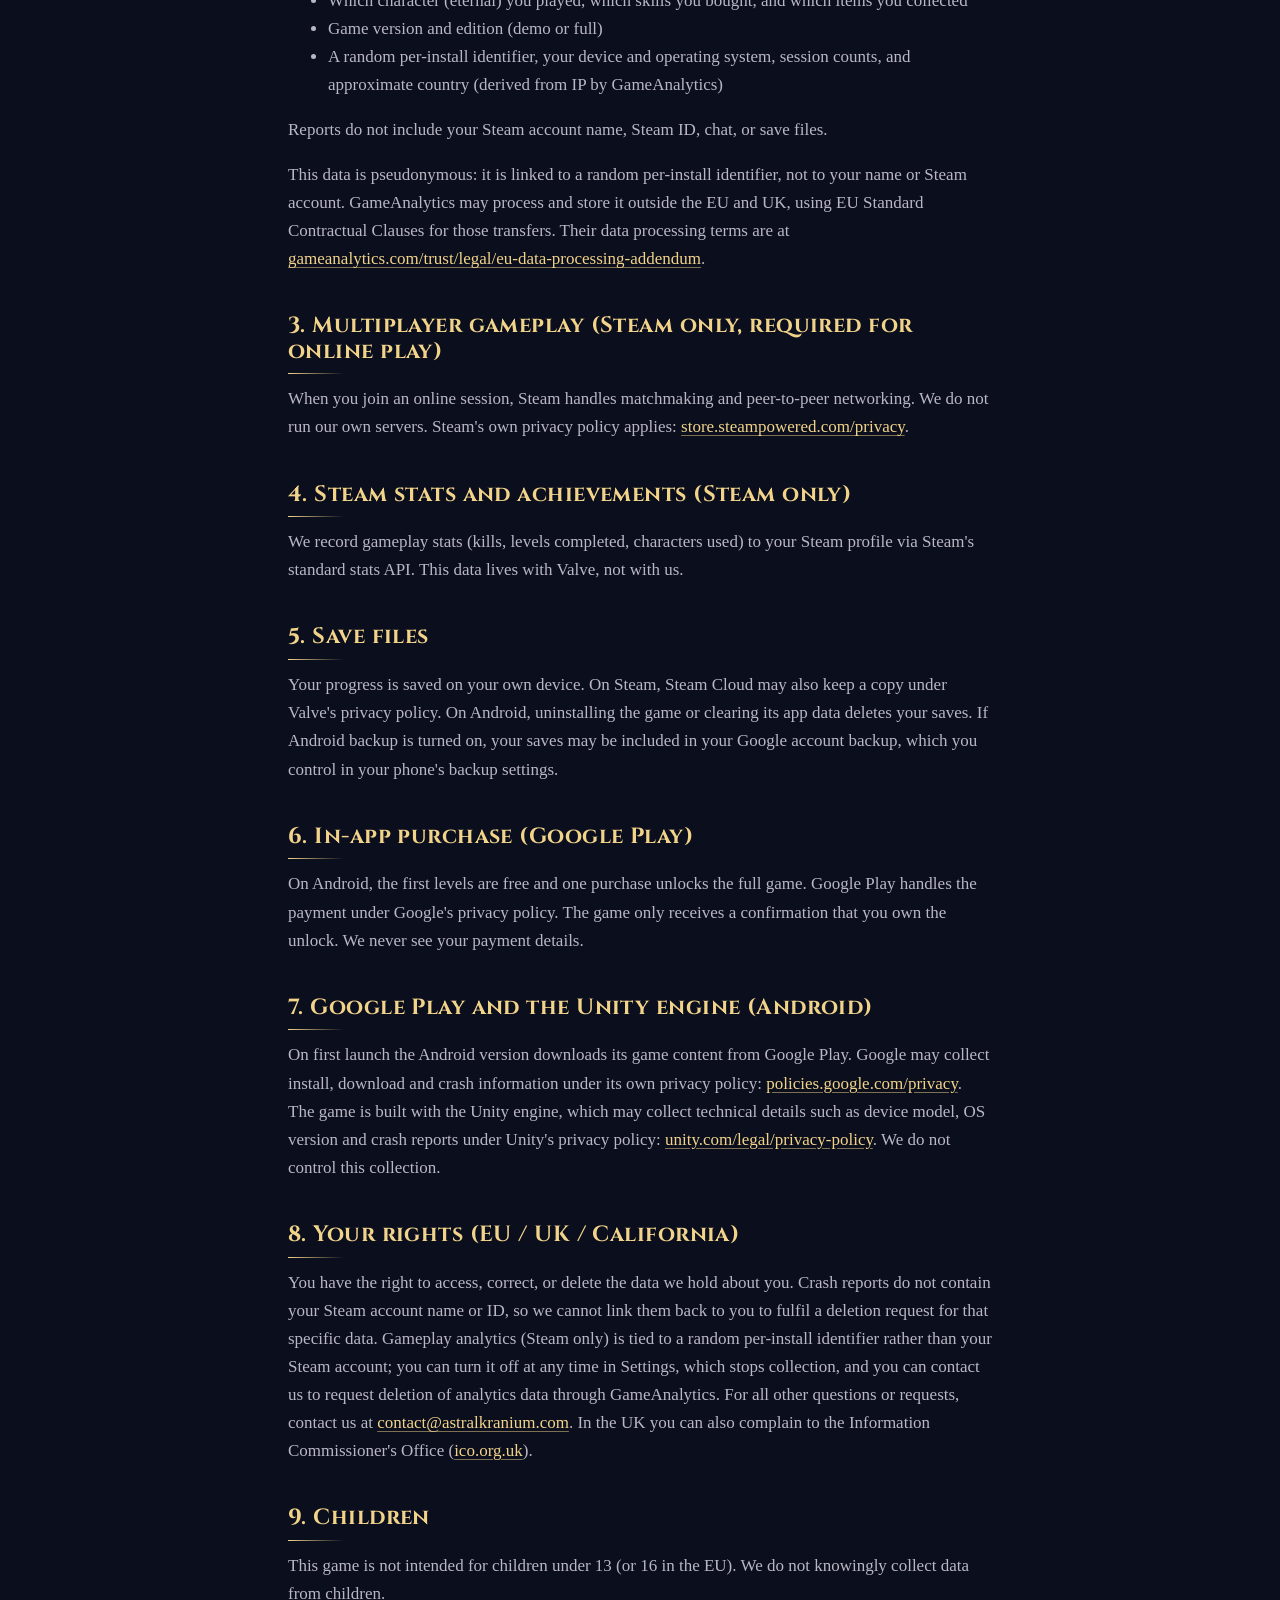
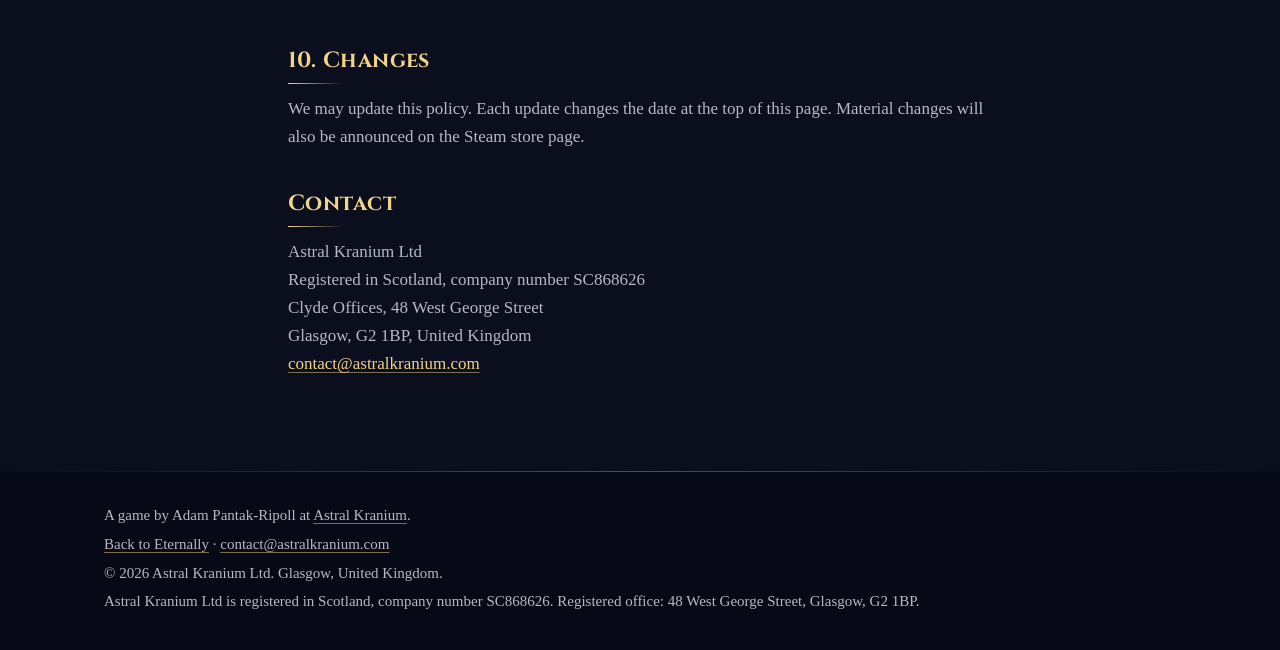
<file: eternally/privacy.html>
<!doctype html>
<html lang="en-GB">
<head>
  <meta charset="utf-8">
  <meta name="viewport" content="width=device-width, initial-scale=1">
  <title>Eternally Privacy Policy</title>
  <meta name="description" content="Privacy policy for Eternally on Steam and Google Play. What crash reports and gameplay analytics the game can send, how to turn them off, and your rights over your data.">
  <link rel="canonical" href="https://astralkranium.com/eternally/privacy.html">
  <link rel="icon" type="image/png" sizes="32x32" href="/assets/eternally/favicon-32.png">
  <link rel="apple-touch-icon" href="/assets/eternally/apple-touch-icon.png">
  <link rel="preload" href="/assets/fonts/Cinzel-Variable.woff2" as="font" type="font/woff2" crossorigin>
  <link rel="stylesheet" href="/assets/css/base.css">
  <link rel="stylesheet" href="/assets/css/eternally.css">
  <meta name="theme-color" content="#0a0e1d">
  <meta property="og:type" content="website">
  <meta property="og:site_name" content="Astral Kranium">
  <meta property="og:title" content="Eternally Privacy Policy">
  <meta property="og:description" content="Privacy policy for Eternally on Steam and Google Play.">
  <meta property="og:url" content="https://astralkranium.com/eternally/privacy.html">
  <meta property="og:image" content="https://astralkranium.com/assets/eternally/og-eternally.jpg">
  <meta property="og:image:width" content="1200">
  <meta property="og:image:height" content="630">
  <meta property="og:image:alt" content="The Eternally logo between Synn and Frazzah, two of the game's four Eternals.">
  <meta property="og:locale" content="en_GB">
  <meta name="twitter:card" content="summary_large_image">
  <meta name="twitter:title" content="Eternally Privacy Policy">
  <meta name="twitter:description" content="Privacy policy for Eternally on Steam and Google Play.">
  <meta name="twitter:image" content="https://astralkranium.com/assets/eternally/og-eternally.jpg">
  <meta name="twitter:image:alt" content="The Eternally logo between Synn and Frazzah, two of the game's four Eternals.">
</head>
<body>
  <a class="skip-link" href="#main">Skip to content</a>

  <header class="site-header">
    <div class="wrap">
      <div class="brand">
        <a class="wordmark" href="/eternally/">Eternally</a>
        <a class="studio-link" href="/">by Astral Kranium</a>
      </div>
      <nav class="site-nav" aria-label="Eternally">
        <ul>
          <li><a href="/eternally/#game">The game</a></li>
          <li><a href="/eternally/#eternals">Eternals</a></li>
          <li><a href="/eternally/#screenshots">Screenshots</a></li>
          <li><a href="/eternally/#press">Press</a></li>
        </ul>
      </nav>
    </div>
  </header>

  <main id="main">
    <article class="section policy">
      <div class="wrap narrow">
        <p class="label"><a href="/eternally/">Eternally</a></p>
        <h1>Privacy policy</h1>
        <p class="meta">Last updated 8 November 2026</p>

        <div class="summary">
          <p>This policy covers Eternally on Steam (Windows) and on Google Play (Android). The game collects a limited amount of data to help us fix bugs and improve gameplay. We do not sell or share this data for advertising, and the game shows no ads.</p>
          <p>You can turn off all optional data collection from inside the game at <strong>Settings &gt; Game Settings</strong>, under <strong>Send crash reports and gameplay data</strong> (on Steam) or <strong>Send crash reports</strong> (on Android).</p>
        </div>

        <h2>1. Crash and error reports (optional, opt-in)</h2>
        <p>We use Sentry (sentry.io, operated by Functional Software, Inc.) as a data processor to receive crash reports and error logs.</p>
        <p>Each report may include:</p>
        <ul>
          <li>Game version, build edition (demo or full), platform, device model, OS version</li>
          <li>Stack traces from the error</li>
          <li>A short trail of recent in-game log lines preceding the error</li>
          <li>The level and game mode you were playing, and whether you were using a controller</li>
          <li>Whether a play session ended in a crash</li>
          <li>Occasional performance timings, such as how long a scene took to load</li>
          <li>Approximate region (derived from IP at ingest, then discarded)</li>
        </ul>
        <p>Reports do not include your name, your Steam account name or your Steam ID. We filter these from outgoing data before it leaves your device.</p>
        <p>Data is processed in the EU (Sentry Frankfurt region). You can disable error reports at any time in Settings. The same control also governs gameplay analytics (Section 2). Disabling stops collection immediately.</p>

        <h2>2. Gameplay analytics (Steam only, optional, opt-in)</h2>
        <p>The Android version does not send gameplay analytics. On Steam, we use GameAnalytics (operated by GameAnalytics ApS, Pilestr&aelig;de 58, 1112 Copenhagen K, Denmark) as a data processor to understand how the game is played, so we can improve it. GameAnalytics is not Google Analytics and is not connected to Google.</p>
        <p>Analytics runs only if you opt in. It is governed by the same choice as crash reports (Section 1): if you choose to send reports, analytics is on; if you decline, it stays off. You can change this at any time in Settings.</p>
        <p>When analytics is on, a play session may send:</p>
        <ul>
          <li>Which level you started, completed, failed, or left early, with the time taken and the number of turns</li>
          <li>Whether you played solo, in online co-op, or in local co-op, and whether you used a keyboard and mouse or a controller</li>
          <li>Which character (eternal) you played, which skills you bought, and which items you collected</li>
          <li>Game version and edition (demo or full)</li>
          <li>A random per-install identifier, your device and operating system, session counts, and approximate country (derived from IP by GameAnalytics)</li>
        </ul>
        <p>Reports do not include your Steam account name, Steam ID, chat, or save files.</p>
        <p>This data is pseudonymous: it is linked to a random per-install identifier, not to your name or Steam account. GameAnalytics may process and store it outside the EU and UK, using EU Standard Contractual Clauses for those transfers. Their data processing terms are at <a href="https://gameanalytics.com/trust/legal/eu-data-processing-addendum/">gameanalytics.com/trust/legal/eu-data-processing-addendum</a>.</p>

        <h2>3. Multiplayer gameplay (Steam only, required for online play)</h2>
        <p>When you join an online session, Steam handles matchmaking and peer-to-peer networking. We do not run our own servers. Steam's own privacy policy applies: <a href="https://store.steampowered.com/privacy">store.steampowered.com/privacy</a>.</p>

        <h2>4. Steam stats and achievements (Steam only)</h2>
        <p>We record gameplay stats (kills, levels completed, characters used) to your Steam profile via Steam's standard stats API. This data lives with Valve, not with us.</p>

        <h2>5. Save files</h2>
        <p>Your progress is saved on your own device. On Steam, Steam Cloud may also keep a copy under Valve's privacy policy. On Android, uninstalling the game or clearing its app data deletes your saves. If Android backup is turned on, your saves may be included in your Google account backup, which you control in your phone's backup settings.</p>

        <h2>6. In-app purchase (Google Play)</h2>
        <p>On Android, the first levels are free and one purchase unlocks the full game. Google Play handles the payment under Google's privacy policy. The game only receives a confirmation that you own the unlock. We never see your payment details.</p>

        <h2>7. Google Play and the Unity engine (Android)</h2>
        <p>On first launch the Android version downloads its game content from Google Play. Google may collect install, download and crash information under its own privacy policy: <a href="https://policies.google.com/privacy">policies.google.com/privacy</a>. The game is built with the Unity engine, which may collect technical details such as device model, OS version and crash reports under Unity's privacy policy: <a href="https://unity.com/legal/privacy-policy">unity.com/legal/privacy-policy</a>. We do not control this collection.</p>

        <h2>8. Your rights (EU / UK / California)</h2>
        <p>You have the right to access, correct, or delete the data we hold about you. Crash reports do not contain your Steam account name or ID, so we cannot link them back to you to fulfil a deletion request for that specific data. Gameplay analytics (Steam only) is tied to a random per-install identifier rather than your Steam account; you can turn it off at any time in Settings, which stops collection, and you can contact us to request deletion of analytics data through GameAnalytics. For all other questions or requests, contact us at <a href="mailto:contact@astralkranium.com">contact@astralkranium.com</a>. In the UK you can also complain to the Information Commissioner's Office (<a href="https://ico.org.uk">ico.org.uk</a>).</p>

        <h2>9. Children</h2>
        <p>This game is not intended for children under 13 (or 16 in the EU). We do not knowingly collect data from children.</p>

        <h2>10. Changes</h2>
        <p>We may update this policy. Each update changes the date at the top of this page. Material changes will also be announced on the Steam store page.</p>

        <h2>Contact</h2>
        <p>Astral Kranium Ltd<br>
        Registered in Scotland, company number SC868626<br>
        Clyde Offices, 48 West George Street<br>
        Glasgow, G2 1BP, United Kingdom<br>
        <a href="mailto:contact@astralkranium.com">contact@astralkranium.com</a></p>
      </div>
    </article>
  </main>

  <footer class="site-footer">
    <div class="wrap">
      <p>A game by Adam Pantak-Ripoll at <a href="/">Astral Kranium</a>.</p>
      <p><a href="/eternally/">Back to Eternally</a> &middot; <a href="mailto:contact@astralkranium.com">contact@astralkranium.com</a></p>
      <p>&copy; 2026 Astral Kranium Ltd. Glasgow, United Kingdom.</p>
      <p>Astral Kranium Ltd is registered in Scotland, company number SC868626. Registered office: 48 West George Street, Glasgow, G2 1BP.</p>
    </div>
  </footer>
</body>
</html>
</file>
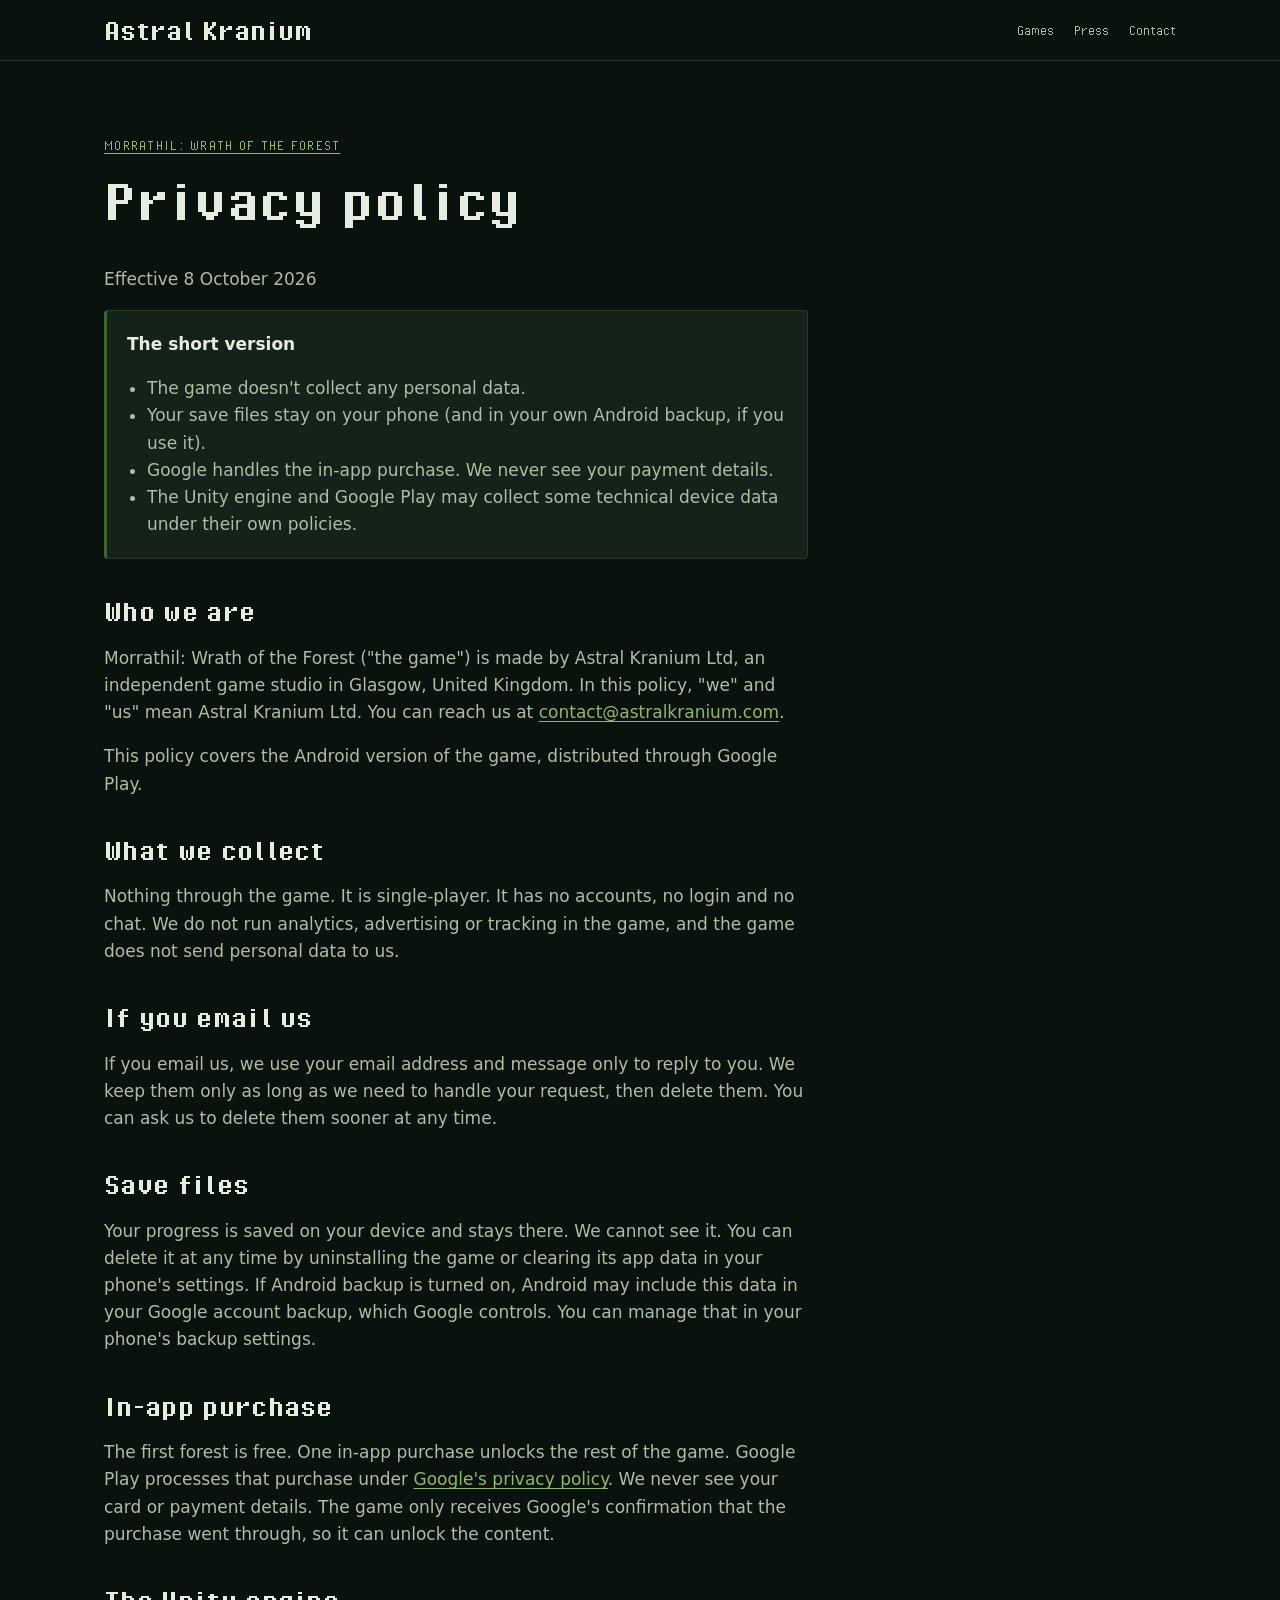
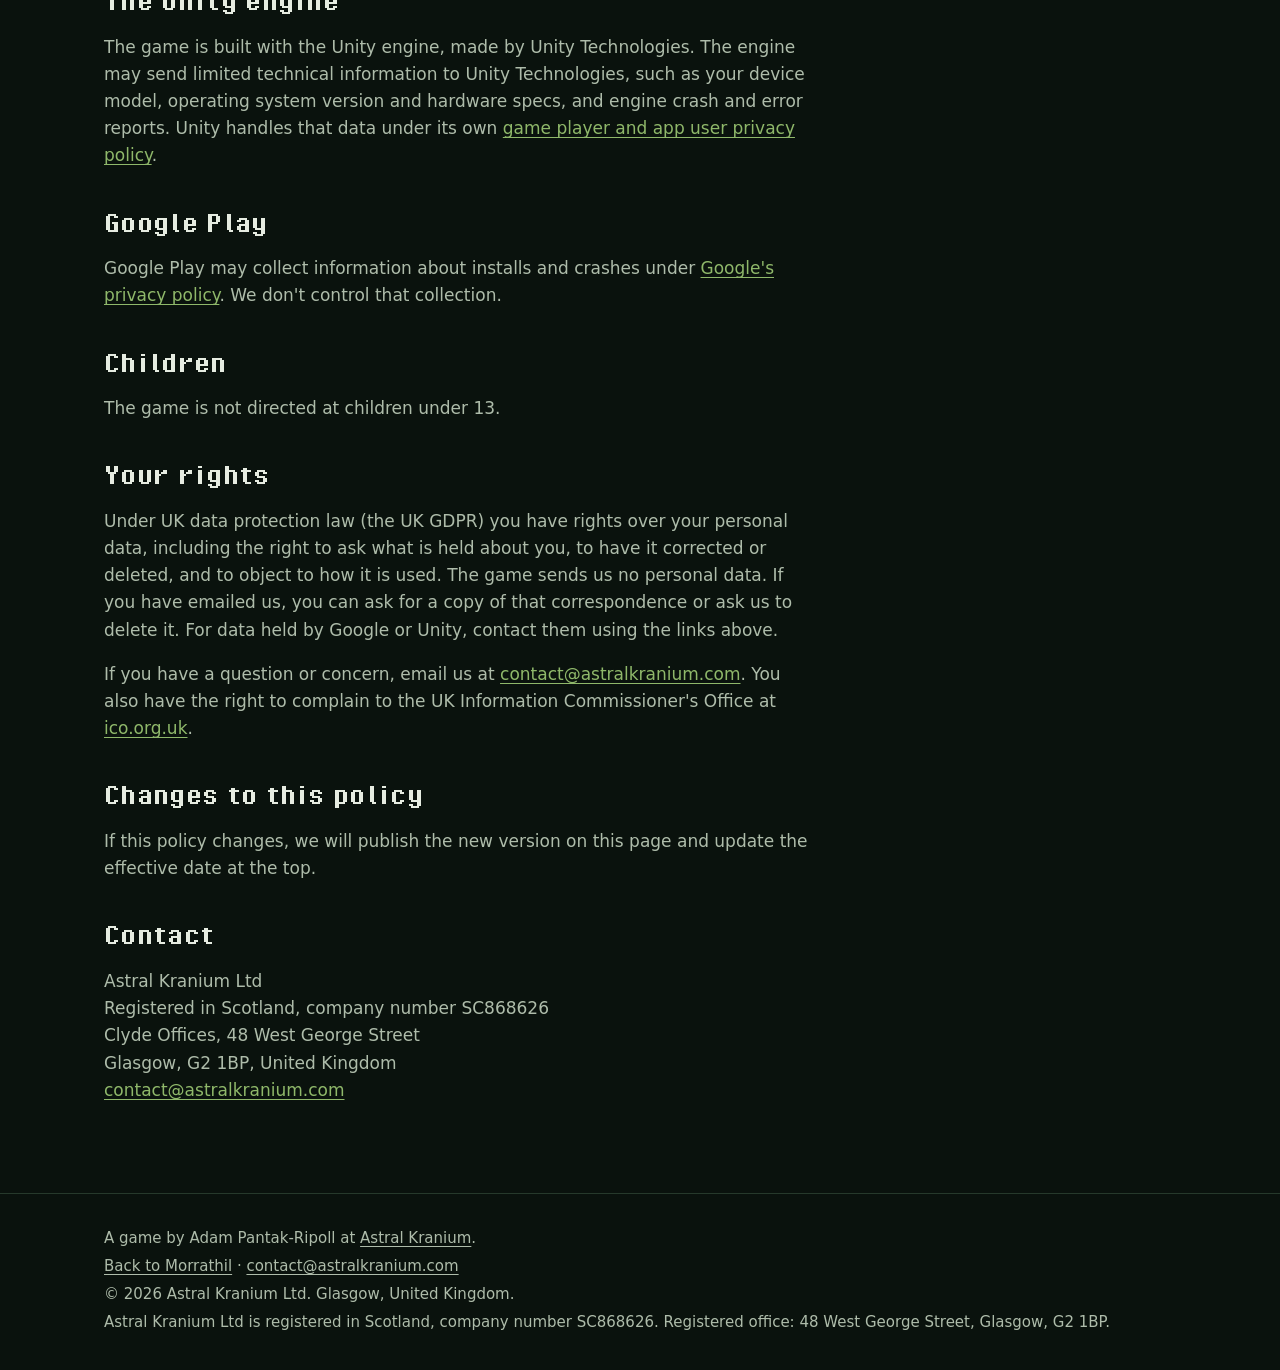
<file: morrathil/privacy.html>
<!doctype html>
<html lang="en-GB">
<head>
  <meta charset="utf-8">
  <meta name="viewport" content="width=device-width, initial-scale=1">
  <title>Morrathil Privacy Policy</title>
  <meta name="description" content="Privacy policy for Morrathil: Wrath of the Forest on Android. Astral Kranium Ltd collects no personal data. Save files stay on your phone (and in your own Android backup, if you use it).">
  <link rel="canonical" href="https://astralkranium.com/morrathil/privacy.html">
  <link rel="icon" type="image/png" sizes="32x32" href="/assets/morrathil/favicon-32.png">
  <link rel="stylesheet" href="/assets/css/base.css">
  <link rel="stylesheet" href="/assets/css/morrathil.css">
  <meta name="theme-color" content="#0a120d">
  <meta property="og:type" content="website">
  <meta property="og:site_name" content="Astral Kranium">
  <meta property="og:title" content="Morrathil Privacy Policy">
  <meta property="og:description" content="Privacy policy for Morrathil: Wrath of the Forest on Android.">
  <meta property="og:url" content="https://astralkranium.com/morrathil/privacy.html">
  <meta property="og:image" content="https://astralkranium.com/assets/og-image.jpg">
  <meta property="og:image:width" content="1200">
  <meta property="og:image:height" content="630">
  <meta property="og:image:alt" content="Morrathil and his deer familiar beside an old well in a dark green pixel art forest clearing.">
  <meta property="og:locale" content="en_GB">
  <meta name="twitter:card" content="summary_large_image">
  <meta name="twitter:title" content="Morrathil Privacy Policy">
  <meta name="twitter:description" content="Privacy policy for Morrathil: Wrath of the Forest on Android.">
  <meta name="twitter:image" content="https://astralkranium.com/assets/og-image.jpg">
  <meta name="twitter:image:alt" content="Morrathil and his deer familiar beside an old well in a dark green pixel art forest clearing.">
</head>
<body>
  <a class="skip-link" href="#main">Skip to content</a>

  <header class="site-header">
    <div class="wrap">
      <a class="wordmark" href="/">Astral Kranium</a>
      <nav class="site-nav" aria-label="Main">
        <ul>
          <li><a href="/#games">Games</a></li>
          <li><a href="/#press">Press</a></li>
          <li><a href="/#contact">Contact</a></li>
        </ul>
      </nav>
    </div>
  </header>

  <main id="main">
    <article class="section policy">
      <div class="wrap narrow">
        <p class="label"><a href="/morrathil/">Morrathil: Wrath of the Forest</a></p>
        <h1>Privacy policy</h1>
        <p class="meta">Effective 8 October 2026</p>

        <div class="summary">
          <p><strong>The short version</strong></p>
          <ul>
            <li>The game doesn't collect any personal data.</li>
            <li>Your save files stay on your phone (and in your own Android backup, if you use it).</li>
            <li>Google handles the in-app purchase. We never see your payment details.</li>
            <li>The Unity engine and Google Play may collect some technical device data under their own policies.</li>
          </ul>
        </div>

        <h2>Who we are</h2>
        <p>Morrathil: Wrath of the Forest ("the game") is made by Astral Kranium Ltd, an independent game studio in Glasgow, United Kingdom. In this policy, "we" and "us" mean Astral Kranium Ltd. You can reach us at <a href="mailto:contact@astralkranium.com">contact@astralkranium.com</a>.</p>
        <p>This policy covers the Android version of the game, distributed through Google Play.</p>

        <h2>What we collect</h2>
        <p>Nothing through the game. It is single-player. It has no accounts, no login and no chat. We do not run analytics, advertising or tracking in the game, and the game does not send personal data to us.</p>

        <h2>If you email us</h2>
        <p>If you email us, we use your email address and message only to reply to you. We keep them only as long as we need to handle your request, then delete them. You can ask us to delete them sooner at any time.</p>

        <h2>Save files</h2>
        <p>Your progress is saved on your device and stays there. We cannot see it. You can delete it at any time by uninstalling the game or clearing its app data in your phone's settings. If Android backup is turned on, Android may include this data in your Google account backup, which Google controls. You can manage that in your phone's backup settings.</p>

        <h2>In-app purchase</h2>
        <p>The first forest is free. One in-app purchase unlocks the rest of the game. Google Play processes that purchase under <a href="https://policies.google.com/privacy">Google's privacy policy</a>. We never see your card or payment details. The game only receives Google's confirmation that the purchase went through, so it can unlock the content.</p>

        <h2>The Unity engine</h2>
        <p>The game is built with the Unity engine, made by Unity Technologies. The engine may send limited technical information to Unity Technologies, such as your device model, operating system version and hardware specs, and engine crash and error reports. Unity handles that data under its own <a href="https://unity.com/legal/game-player-and-app-user-privacy-policy">game player and app user privacy policy</a>.</p>

        <h2>Google Play</h2>
        <p>Google Play may collect information about installs and crashes under <a href="https://policies.google.com/privacy">Google's privacy policy</a>. We don't control that collection.</p>

        <h2>Children</h2>
        <p>The game is not directed at children under 13.</p>

        <h2>Your rights</h2>
        <p>Under UK data protection law (the UK GDPR) you have rights over your personal data, including the right to ask what is held about you, to have it corrected or deleted, and to object to how it is used. The game sends us no personal data. If you have emailed us, you can ask for a copy of that correspondence or ask us to delete it. For data held by Google or Unity, contact them using the links above.</p>
        <p>If you have a question or concern, email us at <a href="mailto:contact@astralkranium.com">contact@astralkranium.com</a>. You also have the right to complain to the UK Information Commissioner's Office at <a href="https://ico.org.uk/">ico.org.uk</a>.</p>

        <h2>Changes to this policy</h2>
        <p>If this policy changes, we will publish the new version on this page and update the effective date at the top.</p>

        <h2>Contact</h2>
        <p>Astral Kranium Ltd<br>
        Registered in Scotland, company number SC868626<br>
        Clyde Offices, 48 West George Street<br>
        Glasgow, G2 1BP, United Kingdom<br>
        <a href="mailto:contact@astralkranium.com">contact@astralkranium.com</a></p>
      </div>
    </article>
  </main>

  <footer class="site-footer">
    <div class="wrap">
      <p>A game by Adam Pantak-Ripoll at <a href="/">Astral Kranium</a>.</p>
      <p><a href="/morrathil/">Back to Morrathil</a> &middot; <a href="mailto:contact@astralkranium.com">contact@astralkranium.com</a></p>
      <p>&copy; 2026 Astral Kranium Ltd. Glasgow, United Kingdom.</p>
      <p>Astral Kranium Ltd is registered in Scotland, company number SC868626. Registered office: 48 West George Street, Glasgow, G2 1BP.</p>
    </div>
  </footer>
</body>
</html>
</file>
<file: assets/css/base.css>
:root {
  color-scheme: dark;
  --gutter: 16px;
  --max: 70rem;
}

*,
*::before,
*::after {
  box-sizing: border-box;
}

html {
  -webkit-text-size-adjust: 100%;
  text-size-adjust: 100%;
}

@media (prefers-reduced-motion: no-preference) {
  html {
    scroll-behavior: smooth;
  }
}

body {
  margin: 0;
  background: var(--bg);
  color: var(--text);
  font-family: var(--font-body);
  font-size: 1.0625rem;
  line-height: 1.6;
  overflow-wrap: break-word;
}

img {
  display: block;
  max-width: 100%;
  height: auto;
}

.pixelated {
  image-rendering: pixelated;
  image-rendering: crisp-edges;
}

:focus-visible {
  outline: 3px solid var(--focus);
  outline-offset: 3px;
  border-radius: 2px;
}

p,
ul,
ol,
dl {
  margin: 0 0 1em;
}

main {
  display: block;
}

.wrap {
  width: 100%;
  max-width: var(--max);
  margin-inline: auto;
  padding-inline: var(--gutter);
}

.narrow > * {
  max-width: 44rem;
}

.skip-link {
  position: absolute;
  left: var(--gutter);
  top: -100px;
  z-index: 10;
  padding: 0.5rem 1rem;
  background: var(--focus);
  color: var(--focus-ink);
  font-weight: 700;
  text-decoration: none;
}

.skip-link:focus {
  top: 0.5rem;
}

.site-footer {
  border-top: 1px solid var(--line);
  padding-block: 2rem;
  color: var(--muted);
  font-size: 0.9375rem;
}

.site-footer p {
  margin: 0 0 0.25rem;
}

.site-footer a {
  color: var(--muted);
}

.site-footer a:hover {
  color: var(--text);
}

@media (min-width: 40rem) {
  :root {
    --gutter: 24px;
  }
}

@media (prefers-reduced-motion: reduce) {
  *,
  *::before,
  *::after {
    animation: none !important;
    transition: none !important;
  }
}
</file>
<file: assets/css/studio.css>
@font-face {
  font-family: "Cinzel";
  src: url("/assets/fonts/Cinzel-Variable.woff2") format("woff2");
  font-weight: 400 900;
  font-style: normal;
  font-display: swap;
}

@font-face {
  font-family: "Pixel Operator";
  src: url("/assets/fonts/PixelOperator-Bold.ttf") format("truetype");
  font-weight: 700;
  font-style: normal;
  font-display: swap;
}

:root {
  --bg: #060a14;
  --bg-raised: #0a1020;
  --surface: #0e1629;
  --line: #1c2843;
  --text: #e8edf6;
  --muted: #9dabc3;
  --cyan: #4cbcf2;
  --cyan-deep: #1ca3ea;
  --font-body: system-ui, -apple-system, "Segoe UI", Roboto, "Helvetica Neue", Arial, sans-serif;
  --focus: var(--cyan);
  --focus-ink: #03111c;
  --radius: 8px;
  --et-bg: #0e1430;
  --et-gold: #f2d38a;
  --et-gold-light: #fbecc4;
  --et-steel: #a4bddc;
  --et-ember: #e9772d;
  --mo-bg: #0f1a13;
  --mo-line: #3f6330;
  --mo-moss: #8fb86a;
  --mo-text: #e6ece1;
}

a {
  color: var(--cyan);
  text-underline-offset: 0.18em;
}

a:hover {
  color: var(--text);
}

h1,
h2,
h3 {
  font-weight: 600;
  line-height: 1.15;
  letter-spacing: -0.01em;
  margin: 0 0 0.5em;
}

h2 {
  font-size: 1.75rem;
}

.site-header {
  border-bottom: 1px solid var(--line);
  background: rgba(6, 10, 20, 0.85);
}

.site-header .wrap {
  display: flex;
  flex-wrap: wrap;
  align-items: center;
  justify-content: space-between;
  gap: 0.5rem 1.5rem;
  padding-block: 0.75rem;
}

.brand {
  display: flex;
  align-items: center;
  gap: 0.75rem;
  color: var(--text);
  text-decoration: none;
}

.brand img {
  width: 32px;
  height: 36px;
}

.brand span {
  font-size: 0.875rem;
  font-weight: 400;
  letter-spacing: 0.28em;
  text-transform: uppercase;
  white-space: nowrap;
}

.brand:hover {
  color: var(--cyan);
}

.site-nav ul {
  display: flex;
  gap: 1.5rem;
  margin: 0;
  padding: 0;
  list-style: none;
}

.site-nav a {
  font-size: 0.875rem;
  letter-spacing: 0.06em;
  color: var(--muted);
  text-decoration: none;
  padding-block: 0.25rem;
}

.site-nav a:hover {
  color: var(--text);
}

.studio-hero,
.not-found {
  position: relative;
  isolation: isolate;
}

.studio-hero::before,
.not-found::before {
  content: "";
  position: absolute;
  inset: 0;
  z-index: -1;
  pointer-events: none;
  background-image:
    radial-gradient(circle at 115px 238px, rgba(220, 235, 255, 0.5) 0 1px, transparent 1.5px),
    radial-gradient(circle at 47px 262px, rgba(220, 235, 255, 0.5) 0 1px, transparent 1.5px),
    radial-gradient(circle at 24px 228px, rgba(220, 235, 255, 0.4) 0 1.2px, transparent 1.7px),
    radial-gradient(circle at 324px 21px, rgba(220, 235, 255, 0.6) 0 1px, transparent 1.5px),
    radial-gradient(circle at 334px 378px, rgba(220, 235, 255, 0.6) 0 1px, transparent 1.5px),
    radial-gradient(circle at 270px 32px, rgba(220, 235, 255, 0.25) 0 1.2px, transparent 1.7px),
    radial-gradient(circle at 307px 15px, rgba(220, 235, 255, 0.5) 0 1px, transparent 1.5px),
    radial-gradient(circle at 200px 265px, rgba(220, 235, 255, 0.3) 0 1px, transparent 1.5px),
    radial-gradient(circle at 87px 234px, rgba(220, 235, 255, 0.4) 0 1px, transparent 1.5px),
    radial-gradient(circle at 85px 362px, rgba(150, 205, 255, 0.4) 0 1px, transparent 1.5px),
    radial-gradient(circle at 295px 15px, rgba(150, 205, 255, 0.25) 0 1px, transparent 1.5px),
    radial-gradient(circle at 110px 297px, rgba(150, 205, 255, 0.5) 0 1.2px, transparent 1.7px),
    radial-gradient(circle at 693px 9px, rgba(220, 235, 255, 0.3) 0 1.2px, transparent 1.7px),
    radial-gradient(circle at 481px 384px, rgba(220, 235, 255, 0.5) 0 1px, transparent 1.5px);
  background-size: 233px 281px, 233px 281px, 233px 281px, 347px 383px, 347px 383px, 347px 383px, 347px 383px, 541px 467px, 541px 467px, 541px 467px, 541px 467px, 709px 613px, 709px 613px, 709px 613px;
  -webkit-mask-image: linear-gradient(to bottom, #000 9rem, transparent 13rem), linear-gradient(to right, #000 calc(50% - 22rem), transparent calc(50% - 18rem), transparent calc(50% + 18rem), #000 calc(50% + 22rem));
  mask-image: linear-gradient(to bottom, #000 9rem, transparent 13rem), linear-gradient(to right, #000 calc(50% - 22rem), transparent calc(50% - 18rem), transparent calc(50% + 18rem), #000 calc(50% + 22rem));
}

.studio-hero {
  padding-block: 3rem 3.5rem;
  text-align: center;
  background: radial-gradient(ellipse 50% 60% at 50% 40%, rgba(28, 163, 234, 0.12), transparent 70%);
}

.studio-hero h1 {
  margin: 0 auto 1.5rem;
  max-width: 19rem;
}

.studio-hero h1 img {
  width: 100%;
}

.studio-hero .intro {
  max-width: 34rem;
  margin: 0 auto;
  font-size: 1.1875rem;
  color: var(--muted);
}

.section {
  padding-block: 3.5rem;
}

.section + .section {
  border-top: 1px solid var(--line);
}

.section-raised {
  background-color: rgba(10, 16, 32, 0.8);
}

.button {
  display: inline-block;
  padding: 0.7rem 1.1rem;
  border: 1px solid var(--cyan-deep);
  border-radius: var(--radius);
  background: var(--cyan-deep);
  color: var(--focus-ink);
  font-weight: 600;
  font-size: 0.9375rem;
  line-height: 1.1;
  text-decoration: none;
}

.button:hover {
  background: var(--text);
  border-color: var(--text);
  color: var(--bg);
}

.button-quiet {
  background: transparent;
  border-color: var(--line);
  color: var(--text);
}

.button-quiet:hover {
  background: var(--surface);
  border-color: var(--cyan-deep);
  color: var(--text);
}

.actions {
  display: flex;
  flex-wrap: wrap;
  justify-content: center;
  gap: 0.75rem;
  margin: 0;
}

.tiles {
  display: grid;
  gap: 1.5rem;
}

.tile {
  display: flex;
  flex-direction: column;
  overflow: hidden;
  border-radius: var(--radius);
}

.tile-art {
  position: relative;
  margin: 0;
}

.tile-art img {
  width: 100%;
  aspect-ratio: 16 / 9;
  object-fit: cover;
}

.tile-body {
  display: flex;
  flex: 1;
  flex-direction: column;
  gap: 0.75rem;
  padding: 1.25rem;
}

.tile-body p {
  margin: 0;
}

.tile-body .tile-actions {
  display: flex;
  flex-wrap: wrap;
  gap: 0.75rem;
  margin-top: auto;
  padding-top: 0.5rem;
}

.tile-eternally {
  border: 1px solid rgba(242, 211, 138, 0.38);
  background: linear-gradient(180deg, var(--et-bg) 0%, #0a0e1f 100%);
  box-shadow: 0 1.5rem 3rem rgba(0, 0, 0, 0.45);
}

.tile-eternally .tile-art::after {
  content: "";
  position: absolute;
  inset: 0;
  background: linear-gradient(to top, rgba(14, 20, 48, 1) 0%, rgba(14, 20, 48, 0.55) 35%, rgba(14, 20, 48, 0) 65%);
}

.tile-eternally .tile-title {
  position: absolute;
  left: 1.25rem;
  right: 1.25rem;
  bottom: 0.75rem;
  z-index: 1;
  margin: 0;
  font-family: "Cinzel", Georgia, serif;
  font-size: 2.5rem;
  font-weight: 800;
  letter-spacing: 0.05em;
  line-height: 1;
  color: var(--et-gold);
  text-shadow: 0 2px 12px rgba(0, 0, 0, 0.8);
}

.tile-eternally .tile-kicker {
  font-family: "Cinzel", Georgia, serif;
  font-size: 0.75rem;
  font-weight: 600;
  letter-spacing: 0.18em;
  text-transform: uppercase;
  color: var(--et-steel);
}

.tile-eternally .tile-tagline {
  font-family: Georgia, "Palatino Linotype", serif;
  font-style: italic;
  font-size: 1.25rem;
  color: var(--et-gold-light);
}

.tile-eternally .tile-text {
  color: #d3d2dc;
}

.tile-eternally .tile-release {
  display: flex;
  align-items: center;
  gap: 0.75rem;
  font-family: "Cinzel", Georgia, serif;
  font-size: 0.875rem;
  font-weight: 700;
  letter-spacing: 0.08em;
  color: var(--et-gold);
}

.tile-eternally .tile-release::before {
  content: "";
  flex: none;
  width: 2rem;
  height: 1px;
  background: linear-gradient(90deg, var(--et-gold), rgba(242, 211, 138, 0.2));
}

.tile-eternally .button {
  border-color: #ffb578;
  background: linear-gradient(180deg, #ff9b4d 0%, var(--et-ember) 55%, #c95a17 100%);
  color: #1c0b02;
  border-radius: 4px;
}

.tile-eternally .button:hover {
  background: #ffc08a;
}

.tile-eternally .button-quiet {
  border-color: rgba(242, 211, 138, 0.42);
  background: transparent;
  color: var(--et-gold);
}

.tile-eternally .button-quiet:hover {
  border-color: var(--et-gold);
  background: rgba(242, 211, 138, 0.08);
  color: var(--et-gold-light);
}

.tile-morrathil {
  border: 1px solid var(--mo-line);
  border-radius: 4px;
  background: var(--mo-bg);
}

.tile-morrathil .tile-art img {
  border-bottom: 1px solid var(--mo-line);
}

.tile-morrathil .tile-kicker {
  font-family: "Pixel Operator", ui-monospace, monospace;
  font-size: 1rem;
  font-weight: 700;
  letter-spacing: 0.06em;
  text-transform: uppercase;
  color: var(--mo-moss);
}

.tile-morrathil .tile-title {
  margin: 0;
  font-family: "Pixel Operator", ui-monospace, monospace;
  font-size: 2rem;
  font-weight: 700;
  letter-spacing: 0.01em;
  line-height: 1.05;
  color: var(--mo-text);
}

.tile-morrathil .tile-tagline {
  font-family: "Pixel Operator", ui-monospace, monospace;
  font-size: 1rem;
  font-weight: 700;
  color: var(--mo-moss);
}

.tile-morrathil .tile-text {
  color: #c3cdbf;
}

.tile-morrathil .tile-release {
  display: flex;
  align-items: center;
  gap: 0.5rem;
  font-family: "Pixel Operator", ui-monospace, monospace;
  font-size: 1rem;
  font-weight: 700;
  line-height: 1.2;
  color: var(--mo-text);
}

.tile-morrathil .tile-release::before {
  content: "";
  flex: none;
  width: 8px;
  height: 8px;
  background: var(--mo-moss);
}

.tile-morrathil .button {
  border-color: var(--mo-line);
  border-radius: 4px;
  background: transparent;
  color: var(--mo-text);
  font-family: "Pixel Operator", ui-monospace, monospace;
  font-size: 1rem;
  font-weight: 700;
}

.tile-morrathil .button:hover {
  background: #142219;
  border-color: var(--mo-moss);
}

.press-links {
  display: grid;
  gap: 0.75rem;
  margin: 1.5rem 0;
  padding: 0;
  list-style: none;
}

.press-links a {
  display: block;
  padding: 1rem 1.25rem;
  border: 1px solid var(--line);
  border-radius: var(--radius);
  background: var(--surface);
  color: var(--text);
  font-weight: 600;
  text-decoration: none;
}

.press-links a:hover {
  border-color: var(--cyan-deep);
}

.press-links span {
  display: block;
  margin-top: 0.2rem;
  font-size: 0.9375rem;
  font-weight: 400;
  color: var(--muted);
}

.muted {
  color: var(--muted);
}

.email {
  font-size: 1.25rem;
  font-weight: 600;
}

.not-found {
  padding-block: 4rem 5rem;
  text-align: center;
}

.not-found img {
  width: 7rem;
  margin: 0 auto 1.5rem;
}

.not-found h1 {
  font-size: 2.25rem;
}

.not-found .actions {
  margin-bottom: 1.25rem;
}

@media (min-width: 40rem) {
  h2 {
    font-size: 2.25rem;
  }

  .studio-hero {
    padding-block: 4.5rem 5rem;
  }

  .studio-hero h1 {
    max-width: 26rem;
  }

  .studio-hero .intro {
    font-size: 1.3125rem;
  }

  .section {
    padding-block: 4.5rem;
  }

  .tile-body {
    padding: 1.5rem;
  }

  .tile-eternally .tile-title {
    left: 1.5rem;
    bottom: 1rem;
    font-size: 3.5rem;
  }

  .press-links {
    grid-template-columns: repeat(3, minmax(0, 1fr));
  }

  .email {
    font-size: 1.75rem;
  }
}

@media (min-width: 64rem) {
  .tiles {
    grid-template-columns: minmax(0, 1.75fr) minmax(0, 1fr);
    align-items: stretch;
  }

  .tile-eternally .tile-title {
    font-size: 4rem;
  }
}
</file>
<file: assets/css/eternally.css>
@font-face {
  font-family: "Cinzel";
  src: url("/assets/fonts/Cinzel-Variable.woff2") format("woff2");
  font-weight: 400 900;
  font-style: normal;
  font-display: swap;
}

:root {
  --bg: #0a0e1d;
  --bg-raised: #0e1429;
  --surface: #141c37;
  --surface-deep: #10172e;
  --line: rgba(242, 211, 138, 0.16);
  --line-strong: rgba(242, 211, 138, 0.42);
  --gold: #f2d38a;
  --gold-light: #fbecc4;
  --gold-deep: #b98f45;
  --steel: #a4bddc;
  --ember: #e9772d;
  --ember-hot: #ff9b4d;
  --ink-on-ember: #1c0b02;
  --text: #ece7da;
  --muted: #bab7c4;
  --parchment: #1d1811;
  --parchment-text: #efe5cd;
  --display: "Cinzel", "Trajan Pro", Georgia, serif;
  --font-body: Georgia, "Iowan Old Style", "Palatino Linotype", "Book Antiqua", serif;
  --focus: var(--gold);
  --focus-ink: #1a1305;
  --radius: 4px;
}

body {
  font-size: 1.0625rem;
  line-height: 1.65;
}

a {
  color: var(--gold);
  text-underline-offset: 0.2em;
  text-decoration-color: rgba(242, 211, 138, 0.5);
}

a:hover {
  color: var(--gold-light);
  text-decoration-color: currentColor;
}

h1,
h2,
h3 {
  font-family: var(--display);
  font-weight: 700;
  line-height: 1.15;
  margin: 0 0 0.5em;
}

h1 {
  font-size: 2.5rem;
  color: var(--gold);
}

h2 {
  font-size: 1.875rem;
  letter-spacing: 0.02em;
  color: var(--gold);
}

h2::after {
  content: "";
  display: block;
  width: 3.5rem;
  height: 1px;
  margin-top: 0.6rem;
  background: linear-gradient(90deg, var(--gold), transparent);
}

h3 {
  font-size: 1.1875rem;
  font-weight: 600;
  letter-spacing: 0.01em;
  color: var(--gold-light);
}

.label {
  font-family: var(--display);
  font-size: 0.8125rem;
  font-weight: 600;
  letter-spacing: 0.16em;
  text-transform: uppercase;
  color: var(--steel);
  margin: 0 0 0.5rem;
}

.site-header {
  position: relative;
  background: rgba(10, 14, 29, 0.96);
}

.site-header::after,
.section + .section::before {
  content: "";
  position: absolute;
  left: 50%;
  width: min(48rem, 86%);
  height: 1px;
  transform: translateX(-50%);
  background: linear-gradient(90deg, transparent, var(--gold-deep) 30%, var(--gold) 50%, var(--gold-deep) 70%, transparent);
  opacity: 0.7;
}

.site-header::after {
  bottom: 0;
  width: 100%;
  opacity: 0.45;
}

.site-header .wrap {
  display: flex;
  flex-wrap: wrap;
  align-items: center;
  justify-content: space-between;
  gap: 0.75rem 2rem;
  padding-block: 0.875rem;
}

.brand {
  display: flex;
  flex-direction: column;
  line-height: 1;
}

.wordmark {
  font-family: var(--display);
  font-weight: 700;
  font-size: 1.625rem;
  letter-spacing: 0.08em;
  color: var(--gold);
  text-decoration: none;
  white-space: nowrap;
}

.wordmark:hover {
  color: var(--gold-light);
}

.studio-link {
  margin-top: 0.3rem;
  font-size: 0.8125rem;
  font-style: italic;
  color: var(--muted);
  text-decoration: none;
}

.studio-link:hover {
  color: var(--gold);
  text-decoration: underline;
}

.site-nav ul {
  display: flex;
  flex-wrap: wrap;
  gap: 0.25rem 1rem;
  margin: 0;
  padding: 0;
  list-style: none;
}

.site-nav a {
  font-family: var(--display);
  font-size: 0.75rem;
  font-weight: 600;
  letter-spacing: 0.1em;
  text-transform: uppercase;
  color: var(--steel);
  text-decoration: none;
  padding-block: 0.25rem;
}

.site-nav a:hover,
.site-nav a[aria-current="page"] {
  color: var(--gold);
}

.section {
  position: relative;
  padding-block: 3rem;
}

.section + .section::before {
  top: 0;
}

.section-raised {
  background: radial-gradient(ellipse 80% 60% at 50% 0%, rgba(60, 80, 150, 0.16), transparent 70%), var(--bg-raised);
}

.hero {
  position: relative;
  display: grid;
  min-height: 36rem;
  isolation: isolate;
  overflow: hidden;
}

.hero {
  background: var(--bg);
}

.hero-image {
  position: absolute;
  inset: 0 0 auto;
  z-index: -2;
  width: 100%;
  height: 20rem;
  object-fit: cover;
  object-position: 70% 80%;
  transform: scale(1.35);
  transform-origin: 69% 76%;
}

.hero::after {
  content: "";
  position: absolute;
  inset: 0;
  z-index: -1;
  background: linear-gradient(to bottom, rgba(10, 14, 29, 0.3) 0, rgba(10, 14, 29, 0) 5rem, rgba(10, 14, 29, 0) 13rem, var(--bg) 20rem);
}

.hero .wrap {
  align-self: end;
  padding-block: 16rem 3rem;
}

.hero h1 {
  margin: 0 0 0.25rem;
  font-size: 3.5rem;
  font-weight: 800;
  letter-spacing: 0.05em;
  line-height: 1;
  color: var(--gold);
  background: linear-gradient(180deg, #fff4d4 0%, var(--gold) 45%, #c79a4b 100%);
  -webkit-background-clip: text;
  background-clip: text;
  -webkit-text-fill-color: transparent;
  filter: drop-shadow(0 2px 10px rgba(0, 0, 0, 0.75));
}

.hero .subtitle {
  margin: 0 0 1.25rem;
  font-family: var(--display);
  font-size: 0.9375rem;
  font-weight: 600;
  letter-spacing: 0.18em;
  text-transform: uppercase;
  color: var(--steel);
}

.tagline {
  font-style: italic;
  color: var(--gold-light);
}

.hero .tagline {
  margin: 0 0 1rem;
  font-size: 1.5rem;
  line-height: 1.3;
}

.hero .hero-stats {
  margin-bottom: 1.25rem;
}

.hero-stats .badge {
  font-size: 1.125rem;
  letter-spacing: 0.06em;
}

.hero .pitch {
  max-width: 34rem;
  margin: 0 0 1.5rem;
  color: var(--text);
}

.status {
  display: flex;
  flex-direction: column;
  align-items: flex-start;
  gap: 0.25rem;
  margin: 0;
  padding: 0;
  list-style: none;
}

.status::before {
  content: "";
  flex: none;
  width: 2rem;
  height: 1px;
  margin-bottom: 0.4rem;
  background: linear-gradient(90deg, var(--gold), rgba(242, 211, 138, 0.2));
}

.badge {
  font-family: var(--display);
  font-size: 0.875rem;
  font-weight: 700;
  letter-spacing: 0.08em;
  line-height: 1.3;
  color: var(--gold);
  text-shadow: 0 1px 6px rgba(0, 0, 0, 0.8);
}

.actions {
  display: flex;
  flex-wrap: wrap;
  gap: 0.75rem 1rem;
  margin: 0;
}

.status + .actions {
  margin-top: 1.5rem;
}

.button {
  display: inline-block;
  padding: 0.8rem 1.25rem;
  border: 1px solid #ffb578;
  border-radius: var(--radius);
  background: linear-gradient(180deg, var(--ember-hot) 0%, var(--ember) 55%, #c95a17 100%);
  box-shadow: 0 0.5rem 1.5rem rgba(233, 119, 45, 0.25);
  color: var(--ink-on-ember);
  font-family: var(--display);
  font-weight: 700;
  font-size: 0.875rem;
  letter-spacing: 0.1em;
  text-transform: uppercase;
  line-height: 1.1;
  text-decoration: none;
}

.button:hover {
  background: linear-gradient(180deg, #ffc08a 0%, var(--ember-hot) 100%);
  color: var(--ink-on-ember);
}

.button-quiet {
  border-color: var(--line-strong);
  background: rgba(10, 14, 29, 0.6);
  box-shadow: none;
  color: var(--gold);
}

.button-quiet:hover {
  border-color: var(--gold);
  background: rgba(242, 211, 138, 0.08);
  color: var(--gold-light);
}

.follow {
  font-size: 0.9375rem;
  color: var(--muted);
}

.hero .follow {
  margin: 1.5rem 0 0;
}

.follow-label {
  margin-right: 0.5rem;
  font-family: var(--display);
  font-size: 0.75rem;
  font-weight: 600;
  letter-spacing: 0.16em;
  text-transform: uppercase;
  color: var(--steel);
}

.lede {
  font-size: 1.25rem;
  line-height: 1.55;
  color: var(--text);
}

.prose p {
  color: var(--muted);
}

.prose .signoff {
  font-family: var(--display);
  font-weight: 600;
  letter-spacing: 0.08em;
  color: var(--gold);
}

.features {
  display: grid;
  gap: 1.25rem;
  margin: 0;
  padding: 0;
  list-style: none;
}

.feature {
  padding-top: 1rem;
  border-top: 1px solid var(--line-strong);
}

.feature h3 {
  margin-bottom: 0.5rem;
}

.feature p {
  margin: 0;
  color: var(--muted);
}

.eternal-cards {
  display: grid;
  gap: 1.25rem;
  margin: 0;
  padding: 0;
  list-style: none;
}

.eternal-card {
  display: flex;
  flex-direction: column;
  overflow: hidden;
  background: var(--surface-deep);
  border: 1px solid var(--line-strong);
  border-radius: var(--radius);
  box-shadow: 0 0.75rem 2rem rgba(0, 0, 0, 0.45);
}

.eternal-card img {
  width: 100%;
  aspect-ratio: 4 / 3;
  object-fit: cover;
  object-position: 50% 15%;
  background: var(--surface);
}

.eternal-text {
  position: relative;
  flex: 1;
  margin-top: -4.5rem;
  padding: 3rem 1.25rem 1.5rem;
  background: linear-gradient(180deg, rgba(16, 23, 46, 0) 0, rgba(16, 23, 46, 0.92) 2.75rem, var(--surface-deep) 4rem);
}

.eternal-text h3 {
  margin-bottom: 0.75rem;
}

.eternal-name {
  display: block;
  font-size: 1.625rem;
  font-weight: 700;
  letter-spacing: 0.04em;
  color: var(--gold);
  text-shadow: 0 2px 8px rgba(0, 0, 0, 0.8);
}

.eternal-title {
  display: block;
  margin-top: 0.3rem;
  font-size: 0.75rem;
  font-weight: 600;
  letter-spacing: 0.14em;
  line-height: 1.4;
  text-transform: uppercase;
  color: var(--steel);
}

.eternal-text p {
  margin: 0;
  font-size: 1rem;
  color: var(--muted);
}

.eternal-text .eternal-trees {
  margin-top: 1rem;
  padding-top: 0.75rem;
  border-top: 1px solid var(--line);
  font-size: 0.875rem;
  line-height: 1.5;
  color: var(--gold-light);
}

.trees-label {
  display: block;
  margin-bottom: 0.2rem;
  font-family: var(--display);
  font-size: 0.6875rem;
  font-weight: 600;
  letter-spacing: 0.16em;
  text-transform: uppercase;
  color: var(--steel);
}

.stats {
  display: grid;
  grid-template-columns: repeat(2, minmax(0, 1fr));
  gap: 1rem;
  margin: 1.5rem 0 2rem;
  padding: 0;
  list-style: none;
}

.stat {
  padding: 1.25rem 0.75rem 1.1rem;
  text-align: center;
  border-top: 1px solid var(--line-strong);
  border-bottom: 1px solid var(--line);
}

.stat-number {
  display: block;
  font-family: var(--display);
  font-size: 2.25rem;
  font-weight: 800;
  line-height: 1;
  letter-spacing: 0.02em;
  white-space: nowrap;
  color: var(--gold);
  background: linear-gradient(180deg, #fff4d4 0%, var(--gold) 50%, #c79a4b 100%);
  -webkit-background-clip: text;
  background-clip: text;
  -webkit-text-fill-color: transparent;
}

.stat-label {
  display: block;
  margin-top: 0.6rem;
  font-size: 0.9375rem;
  line-height: 1.4;
  color: var(--muted);
}

.section-lede {
  max-width: 46rem;
  margin: 0 0 2rem;
}

.clip-small {
  margin-top: 1.25rem;
}

.clip-small img {
  box-shadow: none;
}

.after-features,
.press-notes {
  max-width: 44rem;
}

.after-features {
  margin: 1.5rem 0 0;
}

.meta {
  color: var(--muted);
}

.gallery {
  display: grid;
  grid-auto-flow: column;
  grid-auto-columns: 85%;
  gap: 1.25rem;
  margin: 0;
  padding: 0 0 0.75rem;
  list-style: none;
  overflow-x: auto;
  overscroll-behavior-x: contain;
  scroll-snap-type: x mandatory;
  scrollbar-width: thin;
  scrollbar-color: var(--gold-deep) transparent;
}

.gallery li {
  scroll-snap-align: start;
}

.gallery figure,
.clip {
  margin: 0;
}

.clip {
  margin-top: 1.75rem;
}

.gallery img,
.clip img {
  width: 100%;
  border: 1px solid var(--line-strong);
  border-radius: 2px;
  background: var(--surface);
  box-shadow: 0 0.75rem 2rem rgba(0, 0, 0, 0.45);
}

.narrow > *,
.press-notes {
  margin-inline: auto;
}

.gallery figcaption,
.clip figcaption {
  margin-top: 0.6rem;
  font-size: 0.9375rem;
  font-style: italic;
  color: var(--muted);
}

.fact-sheet,
.policy .summary {
  background: radial-gradient(ellipse 90% 70% at 50% 0%, #2b2418 0%, var(--parchment) 70%);
  border: 1px solid var(--line-strong);
  border-radius: 6px;
  box-shadow: inset 0 0 0 4px var(--parchment), inset 0 0 0 5px rgba(242, 211, 138, 0.14), 0 1rem 2.5rem rgba(0, 0, 0, 0.4);
  color: var(--parchment-text);
}

.fact-sheet {
  display: grid;
  grid-template-columns: 1fr;
  margin: 0 0 2.5rem;
  padding: 0.75rem 1.25rem;
}

.fact-sheet div {
  padding-block: 0.6rem;
  border-bottom: 1px solid rgba(242, 211, 138, 0.14);
}

.fact-sheet div:last-child {
  border-bottom: 0;
}

.fact-sheet dt {
  margin-bottom: 0.15rem;
  font-family: var(--display);
  font-size: 0.75rem;
  font-weight: 700;
  letter-spacing: 0.16em;
  text-transform: uppercase;
  color: var(--gold);
}

.fact-sheet dd {
  margin: 0;
}

.press-notes h3 {
  margin-top: 1.75rem;
}

.press-notes p {
  color: var(--muted);
}

.downloads {
  margin: 0;
  padding-left: 1.25rem;
}

.downloads li {
  margin-bottom: 0.25rem;
}

.downloads li::marker {
  color: var(--gold-deep);
}

.policy h1 {
  font-size: 2.25rem;
}

.policy h2 {
  margin-top: 2.5rem;
  font-size: 1.375rem;
}

.policy p,
.policy li {
  color: var(--muted);
}

.policy strong {
  color: var(--text);
}

.policy .summary {
  padding: 1.5rem;
}

.policy .summary p {
  color: var(--parchment-text);
}

.policy .summary p:last-child {
  margin-bottom: 0;
}

.site-footer {
  position: relative;
  border-top: 0;
  background: #070a16;
}

.site-footer::before {
  content: "";
  position: absolute;
  top: 0;
  left: 0;
  right: 0;
  height: 1px;
  background: linear-gradient(90deg, transparent, var(--gold-deep), transparent);
  opacity: 0.5;
}

@media (min-width: 40rem) {
  h1 {
    font-size: 3rem;
  }

  .site-nav ul {
    gap: 0.25rem 1.5rem;
  }

  .site-nav a {
    font-size: 0.8125rem;
    letter-spacing: 0.14em;
  }

  h2 {
    font-size: 2.375rem;
  }

  .section {
    padding-block: 4.75rem;
  }

  .gallery,
  .features {
    grid-template-columns: repeat(2, minmax(0, 1fr));
  }

  .gallery {
    grid-auto-flow: row;
    grid-auto-columns: auto;
    padding-bottom: 0;
    overflow-x: visible;
  }

  .feature {
    padding: 1.5rem;
    background: linear-gradient(180deg, var(--surface) 0%, var(--surface-deep) 100%);
    border: 1px solid var(--line);
    border-top-color: var(--line-strong);
    border-radius: var(--radius);
  }

  .features-list {
    gap: 2rem 3rem;
  }

  .features-list .feature {
    padding: 1rem 0 0;
    background: none;
    border: 0;
    border-top: 1px solid var(--line-strong);
    border-radius: 0;
  }

  .features-list .feature-tall {
    grid-row: span 3;
  }

  .eternal-cards {
    grid-template-columns: repeat(2, minmax(0, 1fr));
  }

  .eternal-card img {
    aspect-ratio: 2 / 3;
  }

  .fact-sheet {
    grid-template-columns: repeat(2, minmax(0, 1fr));
    column-gap: 2.5rem;
    padding: 1rem 2rem;
  }

  .fact-sheet div {
    padding-block: 0.8rem;
  }

  .fact-sheet div:nth-last-child(2):nth-child(odd) {
    border-bottom: 0;
  }

  .status {
    flex-direction: row;
    align-items: center;
    gap: 0;
  }

  .status::before {
    margin: 0 0.75rem 0 0;
  }

  .badge + .badge::before {
    content: "\00b7";
    margin-inline: 0.6rem;
    color: var(--gold-deep);
  }

  .hero {
    min-height: 40rem;
  }

  .hero-image {
    inset: 0;
    height: 100%;
    object-position: 70% 40%;
    transform: none;
  }

  .hero::after {
    background: linear-gradient(to top, rgba(10, 14, 29, 1) 0%, rgba(10, 14, 29, 0.86) 42%, rgba(10, 14, 29, 0.35) 78%, rgba(10, 14, 29, 0.2) 100%);
  }

  .hero .wrap {
    padding-top: 9rem;
  }

  .hero-stats .badge {
    font-size: 1.25rem;
  }

  .hero h1 {
    font-size: 5.5rem;
  }

  .hero .subtitle {
    font-size: 1.0625rem;
  }

  .hero .tagline {
    font-size: 1.875rem;
  }

  .policy h1 {
    font-size: 3rem;
  }
}

@media (min-width: 64rem) {

  .gallery,
  .features {
    grid-template-columns: repeat(3, minmax(0, 1fr));
  }

  .features-list {
    grid-template-columns: repeat(2, minmax(0, 1fr));
  }

  .eternal-cards {
    grid-template-columns: repeat(4, minmax(0, 1fr));
  }

  .stats {
    grid-template-columns: repeat(4, minmax(0, 1fr));
    gap: 1.5rem;
    margin-bottom: 2.5rem;
  }

  .stat-number {
    font-size: 3.25rem;
  }

  .feature-tall {
    grid-row: span 2;
  }

  .eternal-name {
    font-size: 1.5rem;
  }

  .eternal-title {
    min-height: 2.8em;
  }

  .hero {
    min-height: 44rem;
  }

  .hero::after {
    background: linear-gradient(to right, rgba(10, 14, 29, 0.96) 0%, rgba(10, 14, 29, 0.78) 34%, rgba(10, 14, 29, 0.1) 66%), linear-gradient(to top, rgba(10, 14, 29, 1) 0%, rgba(10, 14, 29, 0) 35%);
  }

  .hero .wrap {
    align-self: center;
    padding-block: 5rem;
  }

  .hero h1 {
    font-size: 6.5rem;
  }
}
</file>
<file: assets/css/morrathil.css>
@font-face {
  font-family: "Pixel Operator";
  src: url("/assets/fonts/PixelOperator.ttf") format("truetype");
  font-weight: 400;
  font-style: normal;
  font-display: swap;
}

@font-face {
  font-family: "Pixel Operator";
  src: url("/assets/fonts/PixelOperator-Bold.ttf") format("truetype");
  font-weight: 700;
  font-style: normal;
  font-display: swap;
}

:root {
  --bg: #0a120d;
  --bg-raised: #0f1a13;
  --surface: #142219;
  --line: #26392b;
  --text: #e6ece1;
  --muted: #aebcaa;
  --moss: #8fb86a;
  --moss-deep: #3f6330;
  --ember: #f0883e;
  --ink-on-ember: #1a0d04;
  --pixel: "Pixel Operator", ui-monospace, "Courier New", monospace;
  --sans: system-ui, -apple-system, "Segoe UI", Roboto, "Helvetica Neue", Arial, sans-serif;
  --radius: 4px;
  --font-body: var(--sans);
  --focus: var(--ember);
  --focus-ink: var(--ink-on-ember);
}

a {
  color: var(--moss);
  text-underline-offset: 0.18em;
}

a:hover {
  color: var(--text);
}

h1,
h2,
h3 {
  font-family: var(--pixel);
  font-weight: 700;
  line-height: 1.05;
  letter-spacing: 0.01em;
  margin: 0 0 0.5em;
}

h1 {
  font-size: 3rem;
}

h2 {
  font-size: 2rem;
  color: var(--text);
}

h3 {
  font-size: 2rem;
}

.label {
  font-family: var(--pixel);
  font-size: 1rem;
  letter-spacing: 0.08em;
  text-transform: uppercase;
  color: var(--moss);
  margin: 0 0 0.5rem;
}

.site-header {
  border-bottom: 1px solid var(--line);
  background: var(--bg);
}

.site-header .wrap {
  display: flex;
  flex-wrap: wrap;
  align-items: center;
  justify-content: space-between;
  gap: 0.5rem 1.5rem;
  padding-block: 0.875rem;
}

.wordmark {
  font-family: var(--pixel);
  font-weight: 700;
  font-size: 2rem;
  line-height: 1;
  color: var(--text);
  text-decoration: none;
  white-space: nowrap;
}

.wordmark:hover {
  color: var(--moss);
}

.site-nav ul {
  display: flex;
  gap: 1.25rem;
  margin: 0;
  padding: 0;
  list-style: none;
}

.site-nav a {
  font-family: var(--pixel);
  font-size: 1rem;
  color: var(--muted);
  text-decoration: none;
  padding-block: 0.25rem;
}

.site-nav a:hover,
.site-nav a[aria-current="page"] {
  color: var(--text);
  text-decoration: underline;
  text-decoration-color: var(--ember);
  text-decoration-thickness: 2px;
}

.section {
  padding-block: 3.5rem;
}

.section + .section {
  border-top: 1px solid var(--line);
}

.section-raised {
  background: var(--bg-raised);
}

.tagline {
  font-family: var(--pixel);
  font-size: 1rem;
  color: var(--moss);
}

.badge {
  display: inline-block;
  padding: 0.3rem 0.6rem;
  border: 1px solid var(--moss-deep);
  border-radius: var(--radius);
  font-family: var(--pixel);
  font-size: 1rem;
  line-height: 1.2;
  color: var(--text);
  background: var(--bg);
}

.button {
  display: inline-block;
  padding: 0.6rem 1rem;
  border-radius: var(--radius);
  background: var(--ember);
  color: var(--ink-on-ember);
  font-family: var(--pixel);
  font-weight: 700;
  font-size: 1rem;
  line-height: 1.1;
  text-decoration: none;
}

.button:hover {
  background: var(--text);
  color: var(--bg);
}

.button-quiet {
  background: transparent;
  color: var(--text);
  border: 1px solid var(--line);
}

.button-quiet:hover {
  background: var(--surface);
  color: var(--text);
  border-color: var(--moss-deep);
}

.hero {
  position: relative;
  display: grid;
  min-height: 34rem;
  isolation: isolate;
  overflow: hidden;
  border-bottom: 1px solid var(--line);
}

.hero-image {
  position: absolute;
  inset: 0;
  z-index: -2;
  width: 100%;
  height: 100%;
  object-fit: cover;
  object-position: 72% 45%;
}

.hero::after {
  content: "";
  position: absolute;
  inset: 0;
  z-index: -1;
  background: linear-gradient(to top, rgba(10, 18, 13, 0.97) 0%, rgba(10, 18, 13, 0.82) 38%, rgba(10, 18, 13, 0.25) 75%, rgba(10, 18, 13, 0.1) 100%);
}

.hero .wrap {
  align-self: end;
  padding-block: 8rem 2.5rem;
}

.hero h1 {
  font-size: 4rem;
  margin: 0;
}

.hero .subtitle {
  font-family: var(--pixel);
  font-size: 2rem;
  line-height: 1.1;
  color: var(--moss);
  margin: 0 0 1rem;
}

.hero .tagline {
  font-size: 2rem;
  color: var(--text);
  margin: 0 0 1.25rem;
}

.status {
  display: flex;
  flex-wrap: wrap;
  gap: 0.5rem;
  margin: 0;
  padding: 0;
  list-style: none;
}

.hero .pitch {
  max-width: 34rem;
  margin: 0 0 1.25rem;
}

.actions {
  display: flex;
  flex-wrap: wrap;
  gap: 0.75rem 1rem;
  margin: 0;
}

.lede {
  font-size: 1.1875rem;
  color: var(--text);
}

.prose p {
  color: var(--muted);
}

.prose p strong {
  color: var(--text);
}

.features {
  display: grid;
  gap: 1.25rem;
  margin: 0;
  padding: 0;
  list-style: none;
}

.feature {
  padding: 1.25rem;
  background: var(--surface);
  border: 1px solid var(--line);
  border-left: 3px solid var(--moss-deep);
  border-radius: var(--radius);
}

.feature h3 {
  margin-bottom: 0.5rem;
}

.feature p {
  margin: 0 0 0.75rem;
  color: var(--muted);
}

.feature p:last-child {
  margin-bottom: 0;
}

.choice {
  color: var(--text);
}

.choice::before {
  content: "Choice: ";
  font-family: var(--pixel);
  font-size: 1rem;
  letter-spacing: 0.06em;
  text-transform: uppercase;
  color: var(--ember);
}

.after-features,
.press-notes {
  max-width: 44rem;
}

.after-features {
  margin: 1.5rem 0 0;
}

.press-notes h3 {
  margin-top: 1.5rem;
}

.gallery {
  display: grid;
  gap: 1rem;
  margin: 0;
  padding: 0;
  list-style: none;
}

.gallery figure {
  margin: 0;
}

.gallery img {
  width: 100%;
  border: 1px solid var(--line);
  border-radius: var(--radius);
  background: var(--surface);
}

.gallery figcaption {
  margin-top: 0.5rem;
  font-size: 0.9375rem;
  color: var(--muted);
}

.fact-sheet {
  display: grid;
  grid-template-columns: 1fr;
  margin: 0 0 2rem;
  border-top: 1px solid var(--line);
}

.fact-sheet div {
  padding-block: 0.75rem;
  border-bottom: 1px solid var(--line);
}

.fact-sheet dt {
  font-family: var(--pixel);
  font-size: 1rem;
  letter-spacing: 0.06em;
  text-transform: uppercase;
  color: var(--moss);
}

.fact-sheet dd {
  margin: 0;
}

.downloads {
  margin: 0;
  padding-left: 1.25rem;
}

.downloads li {
  margin-bottom: 0.25rem;
}

.policy h2 {
  font-size: 2rem;
  margin-top: 2.25rem;
}

.policy p,
.policy li {
  color: var(--muted);
}

.policy strong {
  color: var(--text);
}

.policy .summary {
  padding: 1.25rem;
  background: var(--surface);
  border: 1px solid var(--line);
  border-left: 3px solid var(--moss-deep);
  border-radius: var(--radius);
}

.policy .summary ul {
  margin: 0;
  padding-left: 1.25rem;
}

.meta {
  color: var(--muted);
}

@media (min-width: 40rem) {
  h1 {
    font-size: 4rem;
  }

  h2 {
    font-size: 3rem;
  }

  .section {
    padding-block: 4.5rem;
  }

  .gallery {
    grid-template-columns: repeat(2, minmax(0, 1fr));
  }

  .features {
    grid-template-columns: repeat(2, minmax(0, 1fr));
  }

  .fact-sheet {
    grid-template-columns: repeat(2, minmax(0, 1fr));
    column-gap: 2rem;
  }

  .hero {
    min-height: 40rem;
  }

  .hero h1 {
    font-size: 6rem;
  }

  .hero .subtitle {
    font-size: 3rem;
  }
}

@media (min-width: 64rem) {
  .gallery {
    grid-template-columns: repeat(3, minmax(0, 1fr));
  }

  .features {
    grid-template-columns: repeat(3, minmax(0, 1fr));
  }

  .hero {
    min-height: 44rem;
  }

  .hero::after {
    background: linear-gradient(to right, rgba(10, 18, 13, 0.95) 0%, rgba(10, 18, 13, 0.75) 35%, rgba(10, 18, 13, 0.1) 65%), linear-gradient(to top, rgba(10, 18, 13, 0.9) 0%, rgba(10, 18, 13, 0) 40%);
  }

  .hero .wrap {
    align-self: center;
    padding-block: 4rem;
  }
}
</file>
